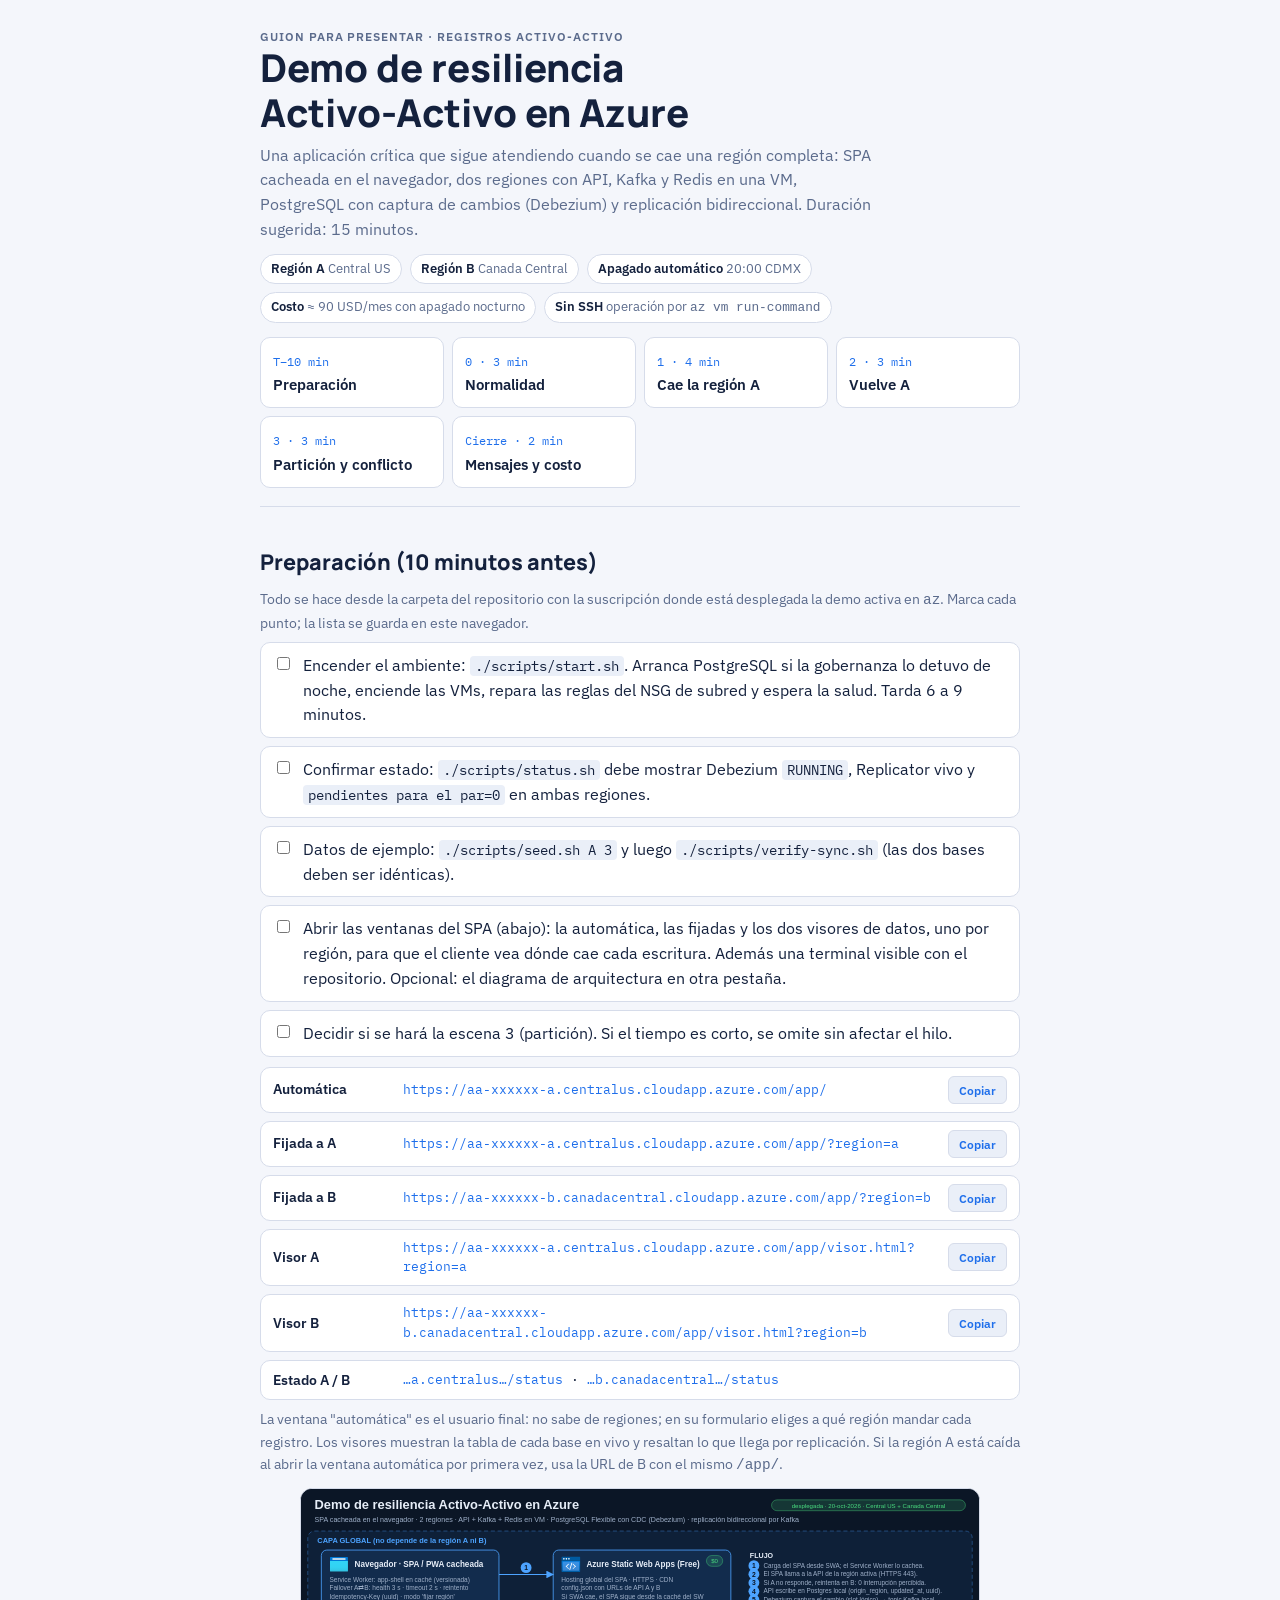
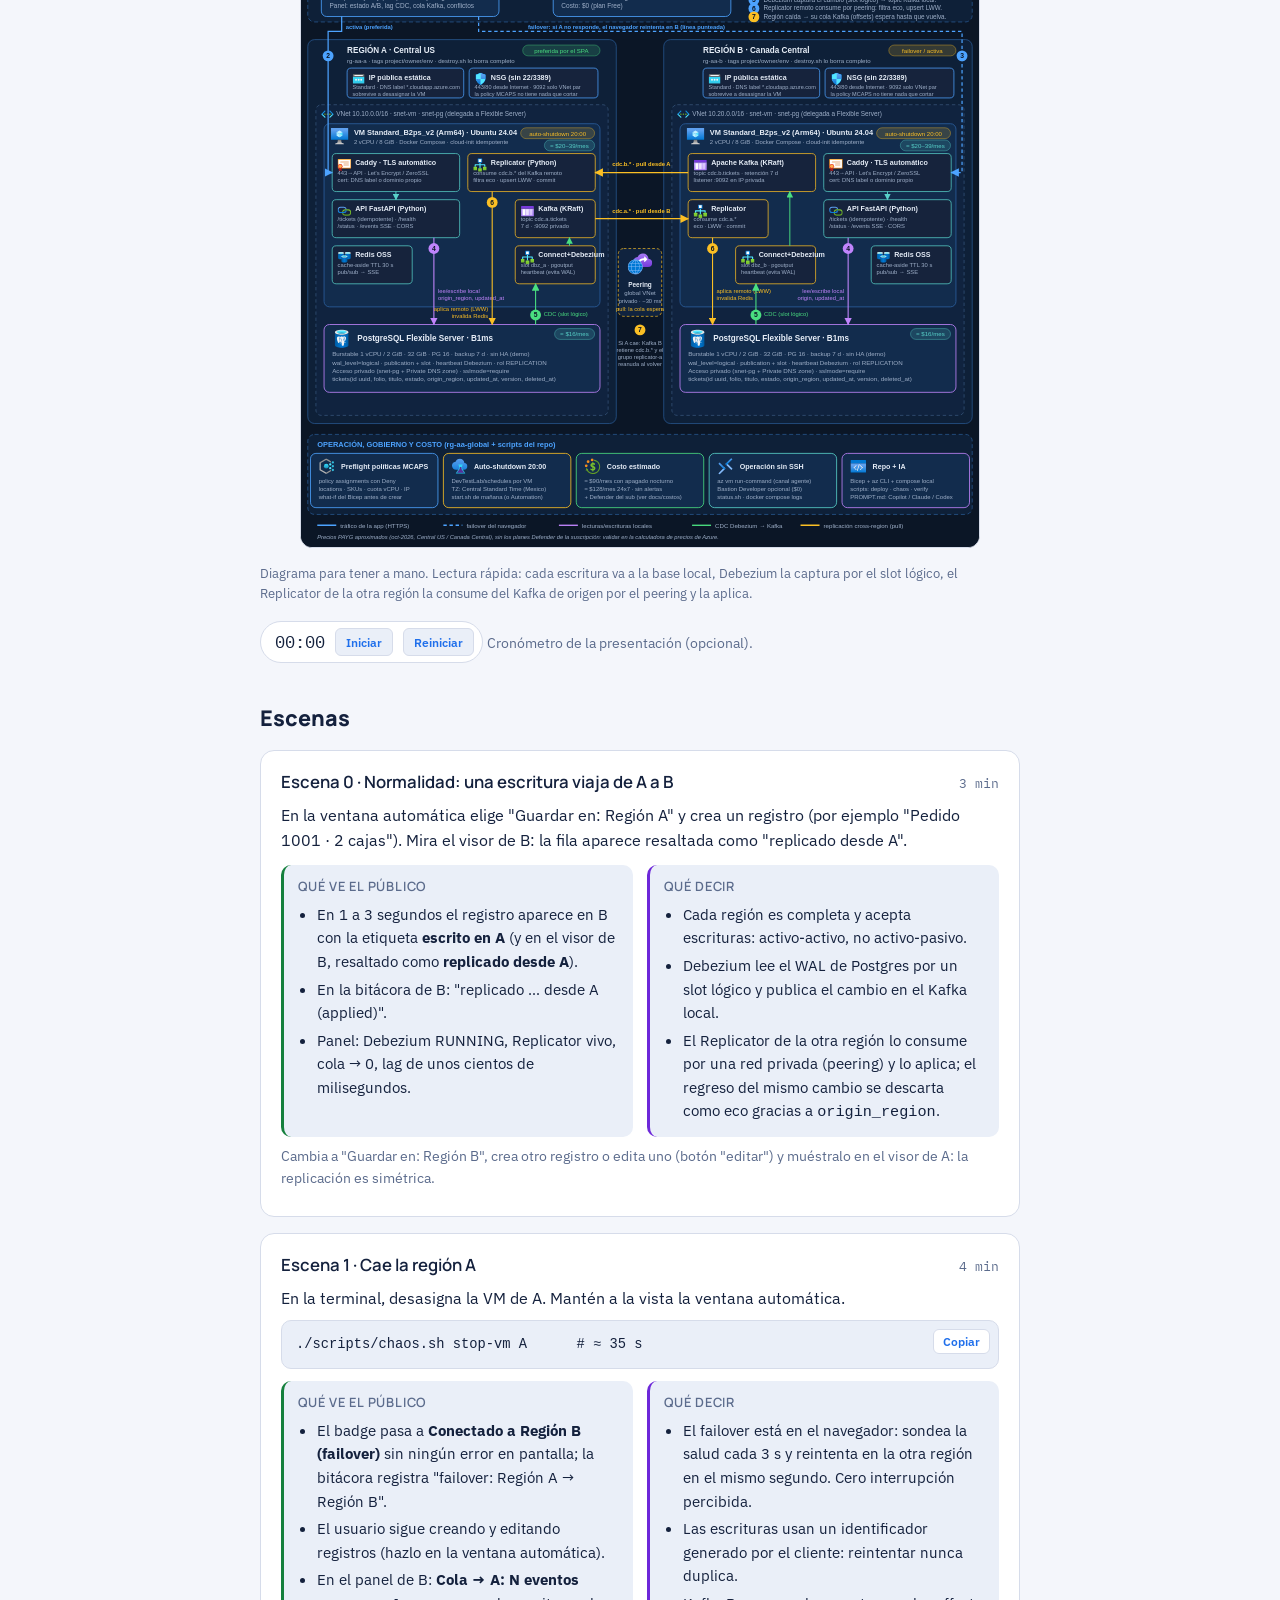
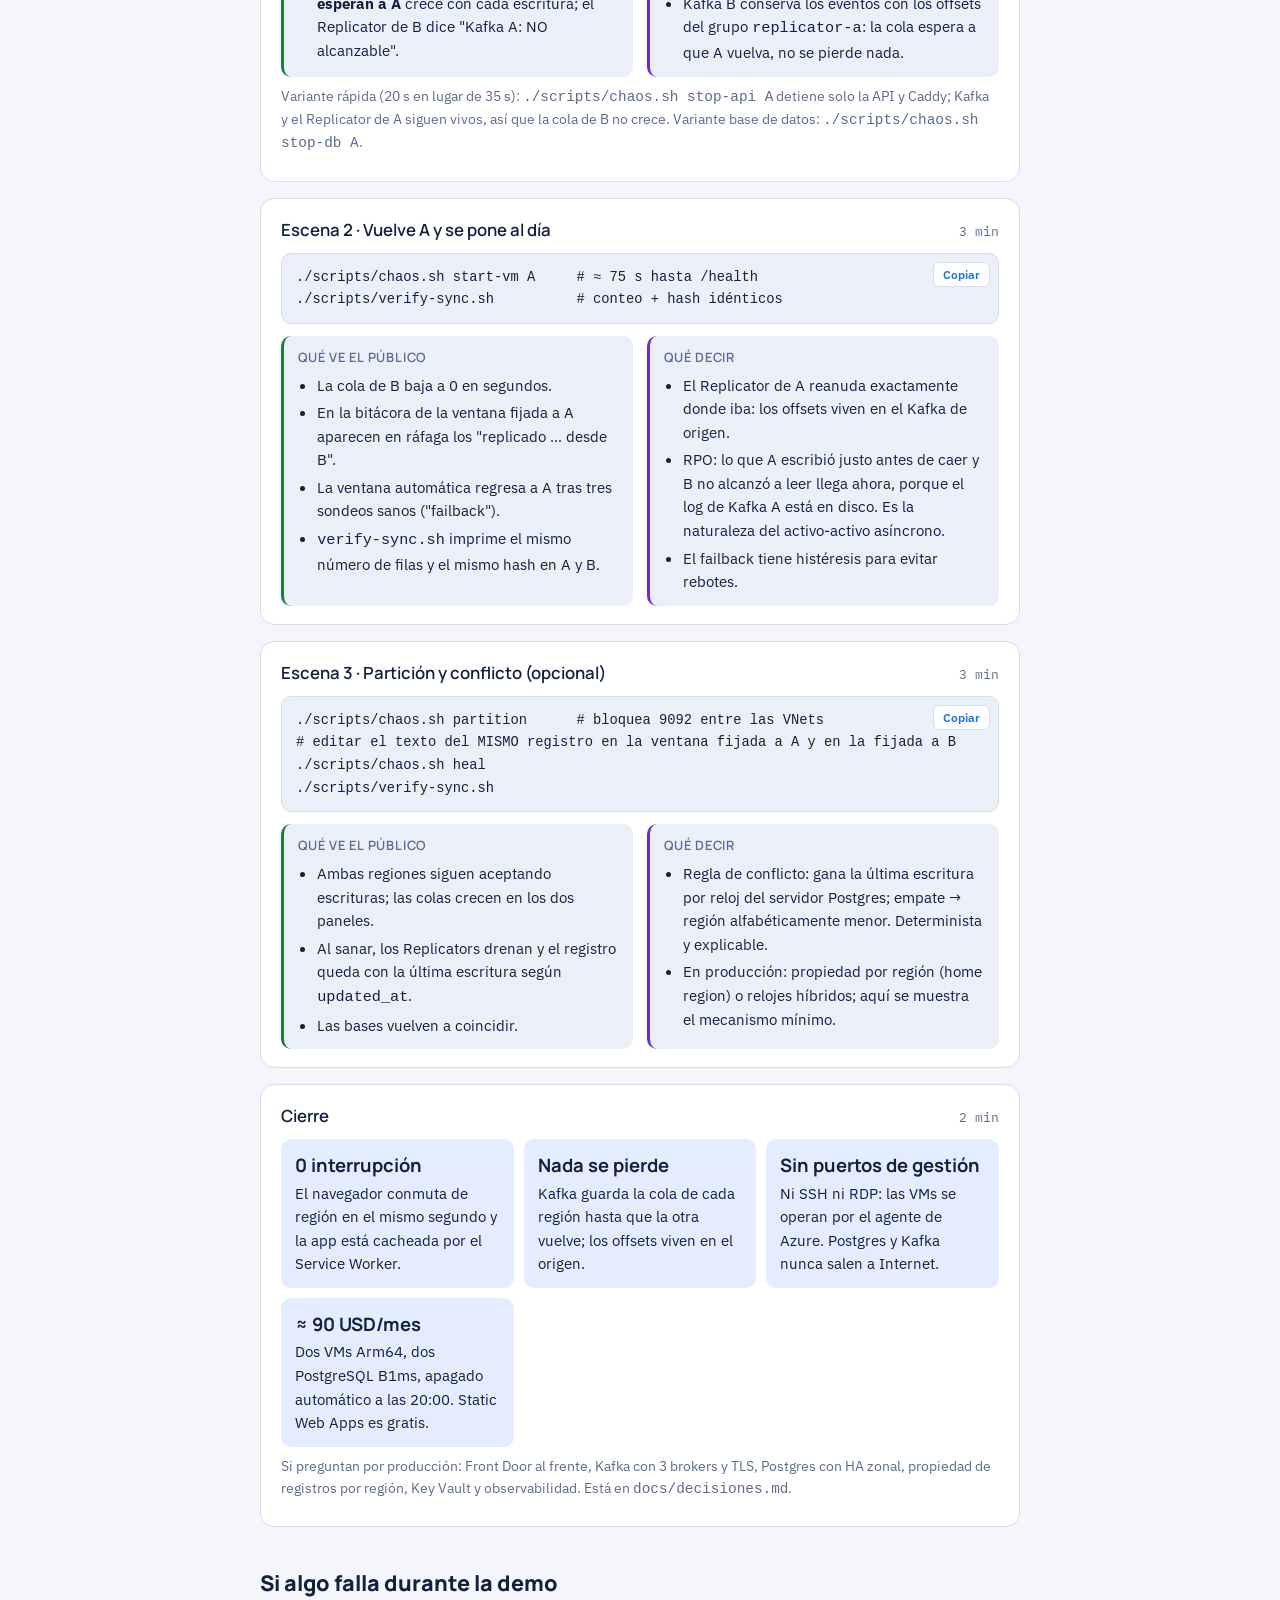
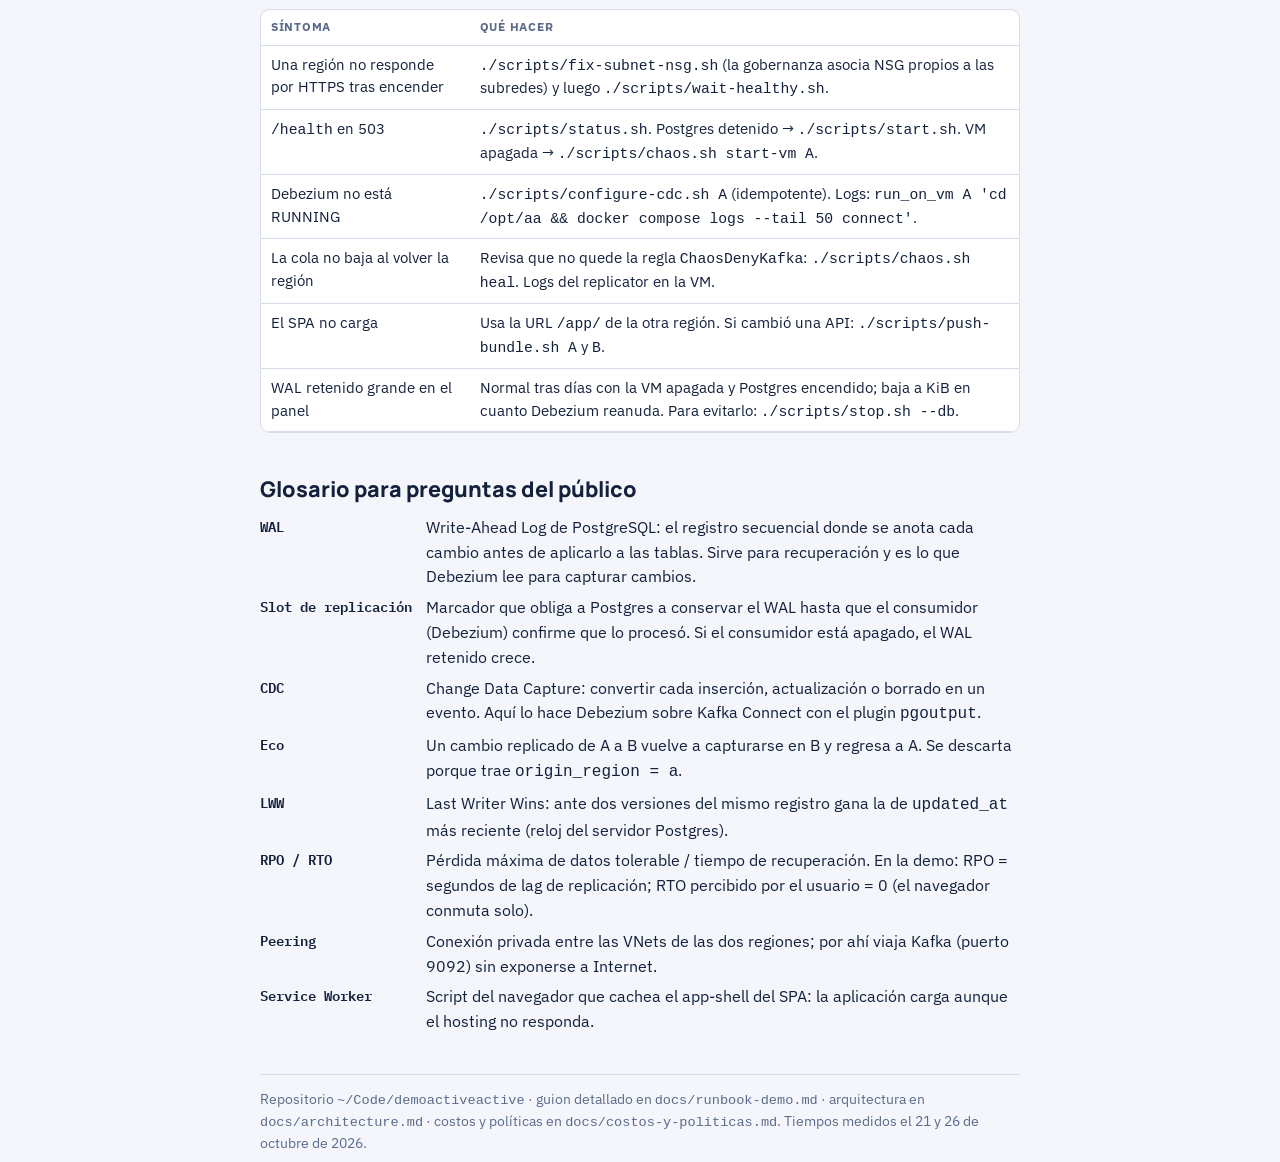
<file: docs/guion-demo.html>
<!doctype html>
<html lang="es">
<head>
<meta charset="utf-8">
<meta name="viewport" content="width=device-width, initial-scale=1, viewport-fit=cover">
<title>Guion Demo Activo-Activo</title>
<meta name="claude:viewport-fit-sides" content="cover">
<link rel="stylesheet" href="https://fonts.googleapis.com/css2?family=Manrope:wght@600;800&family=IBM+Plex+Sans:wght@400;500;600&family=IBM+Plex+Mono:wght@400;500&display=swap">
<style>
/* Layout: una sola columna de lectura (72ch) con una banda de resumen arriba; las escenas son tarjetas numeradas porque el orden es real. */
:root {
  --bg: #f4f6fb; --surface: #ffffff; --surface-2: #eaeff8; --fg: #14213d; --muted: #5b6b8c; --line: #d6dcea;
  --accent: #1f6feb; --accent-soft: #e3edff; --ok: #15803d; --warn: #b45309; --crit: #b91c1c; --purple: #6d28d9;
  --display: "Manrope", "Segoe UI", Helvetica, Arial, sans-serif;
  --body: "IBM Plex Sans", "Segoe UI", Helvetica, Arial, sans-serif;
  --mono: "IBM Plex Mono", "SFMono-Regular", Menlo, Consolas, monospace;
}
@media (prefers-color-scheme: dark) {
  :root:not([data-theme="light"]) {
    --bg: #0b1626; --surface: #122c4d; --surface-2: #16233c; --fg: #e6edf7; --muted: #9fb0c9; --line: #2c5f9e;
    --accent: #4da3ff; --accent-soft: #163a66; --ok: #4ade80; --warn: #fbbf24; --crit: #f87171; --purple: #c084fc;
    color-scheme: dark;
  }
}
:root[data-theme="dark"] {
  --bg: #0b1626; --surface: #122c4d; --surface-2: #16233c; --fg: #e6edf7; --muted: #9fb0c9; --line: #2c5f9e;
  --accent: #4da3ff; --accent-soft: #163a66; --ok: #4ade80; --warn: #fbbf24; --crit: #f87171; --purple: #c084fc;
  color-scheme: dark;
}
* { box-sizing: border-box; }
html, body { margin: 0; }
body { background: var(--bg); color: var(--fg); font: 16px/1.55 var(--body); padding-block: 0 48px;
  padding-left: max(16px, env(safe-area-inset-left, 0px)); padding-right: max(16px, env(safe-area-inset-right, 0px)); }
main { max-width: 76ch; margin: 0 auto; }
h1, h2, h3 { font-family: var(--display); text-wrap: balance; margin: 0; }
h1 { font-size: clamp(1.7rem, 4vw, 2.4rem); font-weight: 800; line-height: 1.15; }
h2 { font-size: 1.35rem; font-weight: 800; margin-top: 2.4rem; margin-bottom: .6rem; }
h3 { font-size: 1.05rem; font-weight: 600; }
p { margin: .5rem 0; }
.eyebrow { font-family: var(--body); font-size: .74rem; letter-spacing: .08em; text-transform: uppercase; color: var(--muted); font-weight: 600; }
.hero { padding-block: 28px 18px; border-bottom: 1px solid var(--line); }
.hero p.lead { color: var(--muted); max-width: 62ch; }
.chips { display: flex; flex-wrap: wrap; gap: 8px; margin-top: 12px; }
.chip { font-size: .8rem; padding: 4px 10px; border-radius: 999px; border: 1px solid var(--line); background: var(--surface); color: var(--muted); }
.chip b { color: var(--fg); font-weight: 600; }
.timeline { display: grid; grid-template-columns: repeat(auto-fit, minmax(150px, 1fr)); gap: 8px; margin-top: 14px; }
.timeline a { display: block; text-decoration: none; color: inherit; background: var(--surface); border: 1px solid var(--line); border-radius: 10px; padding: 10px 12px; min-width: 0; }
.timeline a:hover, .timeline a:focus-visible { border-color: var(--accent); outline: none; }
.timeline .t { font-family: var(--mono); font-size: .75rem; color: var(--accent); }
.timeline .n { font-weight: 600; font-size: .92rem; }
.scene { background: var(--surface); border: 1px solid var(--line); border-radius: 14px; padding: 18px 20px; margin-top: 16px; }
.scene header { display: flex; justify-content: space-between; align-items: baseline; gap: 12px; flex-wrap: wrap; }
.scene .dur { font-family: var(--mono); font-size: .8rem; color: var(--muted); }
.cols { display: grid; grid-template-columns: 1fr 1fr; gap: 14px; margin-top: 12px; }
@media (max-width: 640px) { .cols { grid-template-columns: 1fr; } }
.cols > div { min-width: 0; }
.box { background: var(--surface-2); border-radius: 10px; padding: 12px 14px; font-size: .95rem; }
.box h3 { font-size: .8rem; letter-spacing: .06em; text-transform: uppercase; color: var(--muted); margin-bottom: 6px; }
.box ul, .box ol { margin: 0; padding-left: 1.2rem; }
.box li + li { margin-top: 4px; }
.say { border-left: 3px solid var(--purple); }
.see { border-left: 3px solid var(--ok); }
pre { position: relative; margin: 10px 0 0; background: var(--surface-2); border: 1px solid var(--line); border-radius: 10px; padding: 12px 86px 12px 14px; overflow-x: auto; font: .86rem/1.5 var(--mono); }
pre code { white-space: pre; }
pre .copy { position: absolute; top: 8px; right: 8px; font: 600 .74rem var(--body); padding: 4px 9px; border-radius: 6px; border: 1px solid var(--line); background: var(--surface); color: var(--accent); cursor: pointer; }
pre .copy:focus-visible { outline: 2px solid var(--accent); }
.check { list-style: none; margin: 0; padding: 0; display: grid; gap: 8px; }
.check label { display: flex; gap: 10px; align-items: flex-start; background: var(--surface); border: 1px solid var(--line); border-radius: 10px; padding: 10px 12px; cursor: pointer; }
.check input { margin-top: 4px; accent-color: var(--accent); }
.check code { font-family: var(--mono); font-size: .86em; background: var(--surface-2); padding: 1px 5px; border-radius: 4px; }
.urls { display: grid; gap: 8px; margin-top: 10px; }
.url { display: grid; grid-template-columns: 120px 1fr auto; gap: 10px; align-items: center; background: var(--surface); border: 1px solid var(--line); border-radius: 10px; padding: 8px 12px; min-width: 0; }
.url .k { font-weight: 600; font-size: .9rem; }
.url .v { font-family: var(--mono); font-size: .8rem; overflow-wrap: anywhere; min-width: 0; }
.url .v a { color: var(--accent); text-decoration: none; }
.url .v a:hover { text-decoration: underline; }
@media (max-width: 640px) { .url { grid-template-columns: 1fr; } }
.btn { font: 600 .78rem var(--body); padding: 5px 10px; border-radius: 6px; border: 1px solid var(--line); background: var(--surface-2); color: var(--accent); cursor: pointer; }
.btn:focus-visible { outline: 2px solid var(--accent); }
table { width: 100%; border-collapse: collapse; font-size: .92rem; }
th, td { text-align: left; padding: 8px 10px; border-bottom: 1px solid var(--line); vertical-align: top; }
th { font-size: .76rem; letter-spacing: .06em; text-transform: uppercase; color: var(--muted); }
.tbl { overflow-x: auto; border: 1px solid var(--line); border-radius: 10px; background: var(--surface); }
dl.gloss { display: grid; grid-template-columns: max-content 1fr; gap: 6px 14px; margin: 0; }
dl.gloss dt { font-weight: 600; font-family: var(--mono); font-size: .9rem; }
dl.gloss dd { margin: 0; color: var(--fg); }
@media (max-width: 640px) { dl.gloss { grid-template-columns: 1fr; } dl.gloss dd { margin-bottom: 8px; color: var(--muted); } }
.msg { display: grid; grid-template-columns: repeat(auto-fit, minmax(210px, 1fr)); gap: 10px; margin-top: 10px; }
.msg div { background: var(--accent-soft); border-radius: 10px; padding: 12px 14px; font-size: .95rem; min-width: 0; }
.msg b { display: block; font-family: var(--display); font-size: 1.15rem; margin-bottom: 2px; }
.timer { display: inline-flex; align-items: center; gap: 10px; font-family: var(--mono); font-variant-numeric: tabular-nums; background: var(--surface); border: 1px solid var(--line); border-radius: 999px; padding: 6px 8px 6px 14px; }
.timer span { font-size: 1.05rem; min-width: 5ch; }
.diagram { margin-top: 12px; border: 1px solid var(--line); border-radius: 12px; overflow: hidden; background: #0b1626; }
.diagram img { display: block; width: 100%; height: auto; max-width: 100%; }
figcaption { font-size: .82rem; color: var(--muted); margin-top: 6px; }
.note { font-size: .9rem; color: var(--muted); }
footer { margin-top: 40px; padding-top: 14px; border-top: 1px solid var(--line); font-size: .85rem; color: var(--muted); }
a { color: var(--accent); }
@media (prefers-reduced-motion: no-preference) { .timeline a { transition: border-color .15s; } }
</style>
</head>
<body>
<main>
<section class="hero">
  <div class="eyebrow">Guion para presentar · Registros Activo-Activo</div>
  <h1>Demo de resiliencia Activo-Activo en Azure</h1>
  <p class="lead">Una aplicación crítica que sigue atendiendo cuando se cae una región completa: SPA cacheada en el navegador, dos regiones con API, Kafka y Redis en una VM, PostgreSQL con captura de cambios (Debezium) y replicación bidireccional. Duración sugerida: 15 minutos.</p>
  <div class="chips">
    <span class="chip"><b>Región A</b> Central US</span>
    <span class="chip"><b>Región B</b> Canada Central</span>
    <span class="chip"><b>Apagado automático</b> 20:00 CDMX</span>
    <span class="chip"><b>Costo</b> ≈ 90 USD/mes con apagado nocturno</span>
    <span class="chip"><b>Sin SSH</b> operación por <code>az vm run-command</code></span>
  </div>
  <div class="timeline" aria-label="Mapa de la demo">
    <a href="#prep"><span class="t">T−10 min</span><br><span class="n">Preparación</span></a>
    <a href="#escena0"><span class="t">0 · 3 min</span><br><span class="n">Normalidad</span></a>
    <a href="#escena1"><span class="t">1 · 4 min</span><br><span class="n">Cae la región A</span></a>
    <a href="#escena2"><span class="t">2 · 3 min</span><br><span class="n">Vuelve A</span></a>
    <a href="#escena3"><span class="t">3 · 3 min</span><br><span class="n">Partición y conflicto</span></a>
    <a href="#cierre"><span class="t">Cierre · 2 min</span><br><span class="n">Mensajes y costo</span></a>
  </div>
</section>

<h2 id="prep">Preparación (10 minutos antes)</h2>
<p class="note">Todo se hace desde la carpeta del repositorio con la suscripción donde está desplegada la demo activa en <code>az</code>. Marca cada punto; la lista se guarda en este navegador.</p>
<ul class="check" id="checklist">
  <li><label><input type="checkbox" id="c1"> <span>Encender el ambiente: <code>./scripts/start.sh</code>. Arranca PostgreSQL si la gobernanza lo detuvo de noche, enciende las VMs, repara las reglas del NSG de subred y espera la salud. Tarda 6 a 9 minutos.</span></label></li>
  <li><label><input type="checkbox" id="c2"> <span>Confirmar estado: <code>./scripts/status.sh</code> debe mostrar Debezium <code>RUNNING</code>, Replicator vivo y <code>pendientes para el par=0</code> en ambas regiones.</span></label></li>
  <li><label><input type="checkbox" id="c3"> <span>Datos de ejemplo: <code>./scripts/seed.sh A 3</code> y luego <code>./scripts/verify-sync.sh</code> (las dos bases deben ser idénticas).</span></label></li>
  <li><label><input type="checkbox" id="c4"> <span>Abrir las ventanas del SPA (abajo): la automática, las fijadas y los dos visores de datos, uno por región, para que el cliente vea dónde cae cada escritura. Además una terminal visible con el repositorio. Opcional: el diagrama de arquitectura en otra pestaña.</span></label></li>
  <li><label><input type="checkbox" id="c5"> <span>Decidir si se hará la escena 3 (partición). Si el tiempo es corto, se omite sin afectar el hilo.</span></label></li>
</ul>
<div class="urls">
  <div class="url"><span class="k">Automática</span><span class="v"><a href="https://aa-xxxxxx-a.centralus.cloudapp.azure.com/app/" target="_blank" rel="noopener">https://aa-xxxxxx-a.centralus.cloudapp.azure.com/app/</a></span><button class="btn" data-copy="https://aa-xxxxxx-a.centralus.cloudapp.azure.com/app/">Copiar</button></div>
  <div class="url"><span class="k">Fijada a A</span><span class="v"><a href="https://aa-xxxxxx-a.centralus.cloudapp.azure.com/app/?region=a" target="_blank" rel="noopener">https://aa-xxxxxx-a.centralus.cloudapp.azure.com/app/?region=a</a></span><button class="btn" data-copy="https://aa-xxxxxx-a.centralus.cloudapp.azure.com/app/?region=a">Copiar</button></div>
  <div class="url"><span class="k">Fijada a B</span><span class="v"><a href="https://aa-xxxxxx-b.canadacentral.cloudapp.azure.com/app/?region=b" target="_blank" rel="noopener">https://aa-xxxxxx-b.canadacentral.cloudapp.azure.com/app/?region=b</a></span><button class="btn" data-copy="https://aa-xxxxxx-b.canadacentral.cloudapp.azure.com/app/?region=b">Copiar</button></div>
  <div class="url"><span class="k">Visor A</span><span class="v"><a href="https://aa-xxxxxx-a.centralus.cloudapp.azure.com/app/visor.html?region=a" target="_blank" rel="noopener">https://aa-xxxxxx-a.centralus.cloudapp.azure.com/app/visor.html?region=a</a></span><button class="btn" data-copy="https://aa-xxxxxx-a.centralus.cloudapp.azure.com/app/visor.html?region=a">Copiar</button></div>
  <div class="url"><span class="k">Visor B</span><span class="v"><a href="https://aa-xxxxxx-b.canadacentral.cloudapp.azure.com/app/visor.html?region=b" target="_blank" rel="noopener">https://aa-xxxxxx-b.canadacentral.cloudapp.azure.com/app/visor.html?region=b</a></span><button class="btn" data-copy="https://aa-xxxxxx-b.canadacentral.cloudapp.azure.com/app/visor.html?region=b">Copiar</button></div>
  <div class="url"><span class="k">Estado A / B</span><span class="v"><a href="https://aa-xxxxxx-a.centralus.cloudapp.azure.com/status" target="_blank" rel="noopener">…a.centralus…/status</a> · <a href="https://aa-xxxxxx-b.canadacentral.cloudapp.azure.com/status" target="_blank" rel="noopener">…b.canadacentral…/status</a></span><span></span></div>
</div>
<p class="note">La ventana "automática" es el usuario final: no sabe de regiones; en su formulario eliges a qué región mandar cada registro. Los visores muestran la tabla de cada base en vivo y resaltan lo que llega por replicación. Si la región A está caída al abrir la ventana automática por primera vez, usa la URL de B con el mismo <code>/app/</code>.</p>

<figure class="diagram">
  <img src="architecture.svg" alt="Diagrama de arquitectura: SPA cacheado, dos regiones con VM (Caddy, API, Redis, Kafka, Debezium, Replicator) y PostgreSQL Flexible, replicación bidireccional por Kafka sobre peering global" width="1000" height="970">
</figure>
<figcaption>Diagrama para tener a mano. Lectura rápida: cada escritura va a la base local, Debezium la captura por el slot lógico, el Replicator de la otra región la consume del Kafka de origen por el peering y la aplica.</figcaption>

<p style="margin-top:16px"><span class="timer" aria-live="off"><span id="clock">00:00</span><button class="btn" id="tstart">Iniciar</button><button class="btn" id="treset">Reiniciar</button></span> <span class="note">Cronómetro de la presentación (opcional).</span></p>

<h2>Escenas</h2>

<article class="scene" id="escena0">
  <header><h3>Escena 0 · Normalidad: una escritura viaja de A a B</h3><span class="dur">3 min</span></header>
  <p>En la ventana automática elige "Guardar en: Región A" y crea un registro (por ejemplo "Pedido 1001 · 2 cajas"). Mira el visor de B: la fila aparece resaltada como "replicado desde A".</p>
  <div class="cols">
    <div class="box see"><h3>Qué ve el público</h3><ul><li>En 1 a 3 segundos el registro aparece en B con la etiqueta <b>escrito en A</b> (y en el visor de B, resaltado como <b>replicado desde A</b>).</li><li>En la bitácora de B: "replicado … desde A (applied)".</li><li>Panel: Debezium RUNNING, Replicator vivo, cola → 0, lag de unos cientos de milisegundos.</li></ul></div>
    <div class="box say"><h3>Qué decir</h3><ul><li>Cada región es completa y acepta escrituras: activo-activo, no activo-pasivo.</li><li>Debezium lee el WAL de Postgres por un slot lógico y publica el cambio en el Kafka local.</li><li>El Replicator de la otra región lo consume por una red privada (peering) y lo aplica; el regreso del mismo cambio se descarta como eco gracias a <code>origin_region</code>.</li></ul></div>
  </div>
  <p class="note">Cambia a "Guardar en: Región B", crea otro registro o edita uno (botón "editar") y muéstralo en el visor de A: la replicación es simétrica.</p>
</article>

<article class="scene" id="escena1">
  <header><h3>Escena 1 · Cae la región A</h3><span class="dur">4 min</span></header>
  <p>En la terminal, desasigna la VM de A. Mantén a la vista la ventana automática.</p>
  <pre><code>./scripts/chaos.sh stop-vm A      # ≈ 35 s</code><button class="copy" type="button">Copiar</button></pre>
  <div class="cols">
    <div class="box see"><h3>Qué ve el público</h3><ul><li>El badge pasa a <b>Conectado a Región B (failover)</b> sin ningún error en pantalla; la bitácora registra "failover: Región A → Región B".</li><li>El usuario sigue creando y editando registros (hazlo en la ventana automática).</li><li>En el panel de B: <b>Cola → A: N eventos esperan a A</b> crece con cada escritura; el Replicator de B dice "Kafka A: NO alcanzable".</li></ul></div>
    <div class="box say"><h3>Qué decir</h3><ul><li>El failover está en el navegador: sondea la salud cada 3 s y reintenta en la otra región en el mismo segundo. Cero interrupción percibida.</li><li>Las escrituras usan un identificador generado por el cliente: reintentar nunca duplica.</li><li>Kafka B conserva los eventos con los offsets del grupo <code>replicator-a</code>: la cola espera a que A vuelva, no se pierde nada.</li></ul></div>
  </div>
  <p class="note">Variante rápida (20 s en lugar de 35 s): <code>./scripts/chaos.sh stop-api A</code> detiene solo la API y Caddy; Kafka y el Replicator de A siguen vivos, así que la cola de B no crece. Variante base de datos: <code>./scripts/chaos.sh stop-db A</code>.</p>
</article>

<article class="scene" id="escena2">
  <header><h3>Escena 2 · Vuelve A y se pone al día</h3><span class="dur">3 min</span></header>
  <pre><code>./scripts/chaos.sh start-vm A     # ≈ 75 s hasta /health
./scripts/verify-sync.sh          # conteo + hash idénticos</code><button class="copy" type="button">Copiar</button></pre>
  <div class="cols">
    <div class="box see"><h3>Qué ve el público</h3><ul><li>La cola de B baja a 0 en segundos.</li><li>En la bitácora de la ventana fijada a A aparecen en ráfaga los "replicado … desde B".</li><li>La ventana automática regresa a A tras tres sondeos sanos ("failback").</li><li><code>verify-sync.sh</code> imprime el mismo número de filas y el mismo hash en A y B.</li></ul></div>
    <div class="box say"><h3>Qué decir</h3><ul><li>El Replicator de A reanuda exactamente donde iba: los offsets viven en el Kafka de origen.</li><li>RPO: lo que A escribió justo antes de caer y B no alcanzó a leer llega ahora, porque el log de Kafka A está en disco. Es la naturaleza del activo-activo asíncrono.</li><li>El failback tiene histéresis para evitar rebotes.</li></ul></div>
  </div>
</article>

<article class="scene" id="escena3">
  <header><h3>Escena 3 · Partición y conflicto (opcional)</h3><span class="dur">3 min</span></header>
  <pre><code>./scripts/chaos.sh partition      # bloquea 9092 entre las VNets
# editar el texto del MISMO registro en la ventana fijada a A y en la fijada a B
./scripts/chaos.sh heal
./scripts/verify-sync.sh</code><button class="copy" type="button">Copiar</button></pre>
  <div class="cols">
    <div class="box see"><h3>Qué ve el público</h3><ul><li>Ambas regiones siguen aceptando escrituras; las colas crecen en los dos paneles.</li><li>Al sanar, los Replicators drenan y el registro queda con la última escritura según <code>updated_at</code>.</li><li>Las bases vuelven a coincidir.</li></ul></div>
    <div class="box say"><h3>Qué decir</h3><ul><li>Regla de conflicto: gana la última escritura por reloj del servidor Postgres; empate → región alfabéticamente menor. Determinista y explicable.</li><li>En producción: propiedad por región (home region) o relojes híbridos; aquí se muestra el mecanismo mínimo.</li></ul></div>
  </div>
</article>

<article class="scene" id="cierre">
  <header><h3>Cierre</h3><span class="dur">2 min</span></header>
  <div class="msg">
    <div><b>0 interrupción</b> El navegador conmuta de región en el mismo segundo y la app está cacheada por el Service Worker.</div>
    <div><b>Nada se pierde</b> Kafka guarda la cola de cada región hasta que la otra vuelve; los offsets viven en el origen.</div>
    <div><b>Sin puertos de gestión</b> Ni SSH ni RDP: las VMs se operan por el agente de Azure. Postgres y Kafka nunca salen a Internet.</div>
    <div><b>≈ 90 USD/mes</b> Dos VMs Arm64, dos PostgreSQL B1ms, apagado automático a las 20:00. Static Web Apps es gratis.</div>
  </div>
  <p class="note">Si preguntan por producción: Front Door al frente, Kafka con 3 brokers y TLS, Postgres con HA zonal, propiedad de registros por región, Key Vault y observabilidad. Está en <code>docs/decisiones.md</code>.</p>
</article>

<h2>Si algo falla durante la demo</h2>
<div class="tbl"><table>
  <thead><tr><th>Síntoma</th><th>Qué hacer</th></tr></thead>
  <tbody>
    <tr><td>Una región no responde por HTTPS tras encender</td><td><code>./scripts/fix-subnet-nsg.sh</code> (la gobernanza asocia NSG propios a las subredes) y luego <code>./scripts/wait-healthy.sh</code>.</td></tr>
    <tr><td><code>/health</code> en 503</td><td><code>./scripts/status.sh</code>. Postgres detenido → <code>./scripts/start.sh</code>. VM apagada → <code>./scripts/chaos.sh start-vm A</code>.</td></tr>
    <tr><td>Debezium no está RUNNING</td><td><code>./scripts/configure-cdc.sh A</code> (idempotente). Logs: <code>run_on_vm A 'cd /opt/aa &amp;&amp; docker compose logs --tail 50 connect'</code>.</td></tr>
    <tr><td>La cola no baja al volver la región</td><td>Revisa que no quede la regla <code>ChaosDenyKafka</code>: <code>./scripts/chaos.sh heal</code>. Logs del replicator en la VM.</td></tr>
    <tr><td>El SPA no carga</td><td>Usa la URL <code>/app/</code> de la otra región. Si cambió una API: <code>./scripts/push-bundle.sh A</code> y <code>B</code>.</td></tr>
    <tr><td>WAL retenido grande en el panel</td><td>Normal tras días con la VM apagada y Postgres encendido; baja a KiB en cuanto Debezium reanuda. Para evitarlo: <code>./scripts/stop.sh --db</code>.</td></tr>
  </tbody>
</table></div>

<h2>Glosario para preguntas del público</h2>
<dl class="gloss">
  <dt>WAL</dt><dd>Write-Ahead Log de PostgreSQL: el registro secuencial donde se anota cada cambio antes de aplicarlo a las tablas. Sirve para recuperación y es lo que Debezium lee para capturar cambios.</dd>
  <dt>Slot de replicación</dt><dd>Marcador que obliga a Postgres a conservar el WAL hasta que el consumidor (Debezium) confirme que lo procesó. Si el consumidor está apagado, el WAL retenido crece.</dd>
  <dt>CDC</dt><dd>Change Data Capture: convertir cada inserción, actualización o borrado en un evento. Aquí lo hace Debezium sobre Kafka Connect con el plugin <code>pgoutput</code>.</dd>
  <dt>Eco</dt><dd>Un cambio replicado de A a B vuelve a capturarse en B y regresa a A. Se descarta porque trae <code>origin_region = a</code>.</dd>
  <dt>LWW</dt><dd>Last Writer Wins: ante dos versiones del mismo registro gana la de <code>updated_at</code> más reciente (reloj del servidor Postgres).</dd>
  <dt>RPO / RTO</dt><dd>Pérdida máxima de datos tolerable / tiempo de recuperación. En la demo: RPO = segundos de lag de replicación; RTO percibido por el usuario = 0 (el navegador conmuta solo).</dd>
  <dt>Peering</dt><dd>Conexión privada entre las VNets de las dos regiones; por ahí viaja Kafka (puerto 9092) sin exponerse a Internet.</dd>
  <dt>Service Worker</dt><dd>Script del navegador que cachea el app-shell del SPA: la aplicación carga aunque el hosting no responda.</dd>
</dl>

<footer>Repositorio <code>~/Code/demoactiveactive</code> · guion detallado en <code>docs/runbook-demo.md</code> · arquitectura en <code>docs/architecture.md</code> · costos y políticas en <code>docs/costos-y-politicas.md</code>. Tiempos medidos el 21 y 26 de octubre de 2026.</footer>
</main>
<script>
(function () {
  function copyText(text, btn) {
    var done = function () { var old = btn.textContent; btn.textContent = 'Copiado'; setTimeout(function () { btn.textContent = old; }, 1400); };
    if (navigator.clipboard && navigator.clipboard.writeText) {
      navigator.clipboard.writeText(text).then(done, function () { fallback(text, btn, done); });
    } else { fallback(text, btn, done); }
  }
  function fallback(text, btn, done) {
    var ta = document.createElement('textarea'); ta.value = text; ta.setAttribute('readonly', ''); ta.style.position = 'fixed'; ta.style.left = '-9999px';
    document.body.appendChild(ta); ta.select(); try { document.execCommand('copy'); done(); } catch (e) { btn.textContent = 'Selecciona y copia'; } document.body.removeChild(ta);
  }
  document.querySelectorAll('pre .copy').forEach(function (btn) {
    btn.addEventListener('click', function () { copyText(btn.parentNode.querySelector('code').textContent, btn); });
  });
  document.querySelectorAll('[data-copy]').forEach(function (btn) {
    btn.addEventListener('click', function () { copyText(btn.getAttribute('data-copy'), btn); });
  });
  var KEY = 'aa-guion-checklist';
  var boxes = document.querySelectorAll('#checklist input[type=checkbox]');
  try { var saved = JSON.parse(localStorage.getItem(KEY) || '{}'); boxes.forEach(function (b) { b.checked = !!saved[b.id]; }); } catch (e) {}
  boxes.forEach(function (b) { b.addEventListener('change', function () {
    try { var s = {}; boxes.forEach(function (x) { s[x.id] = x.checked; }); localStorage.setItem(KEY, JSON.stringify(s)); } catch (e) {}
  }); });
  var t0 = null, acc = 0, iv = null, clock = document.getElementById('clock'), bs = document.getElementById('tstart');
  function render() { var ms = acc + (t0 ? Date.now() - t0 : 0); var s = Math.floor(ms / 1000); clock.textContent = String(Math.floor(s / 60)).padStart(2, '0') + ':' + String(s % 60).padStart(2, '0'); }
  bs.addEventListener('click', function () {
    if (t0) { acc += Date.now() - t0; t0 = null; clearInterval(iv); bs.textContent = 'Continuar'; }
    else { t0 = Date.now(); iv = setInterval(render, 500); bs.textContent = 'Pausar'; }
  });
  document.getElementById('treset').addEventListener('click', function () { acc = 0; t0 = null; clearInterval(iv); bs.textContent = 'Iniciar'; render(); });
})();
</script>
</body>
</html>
</file>
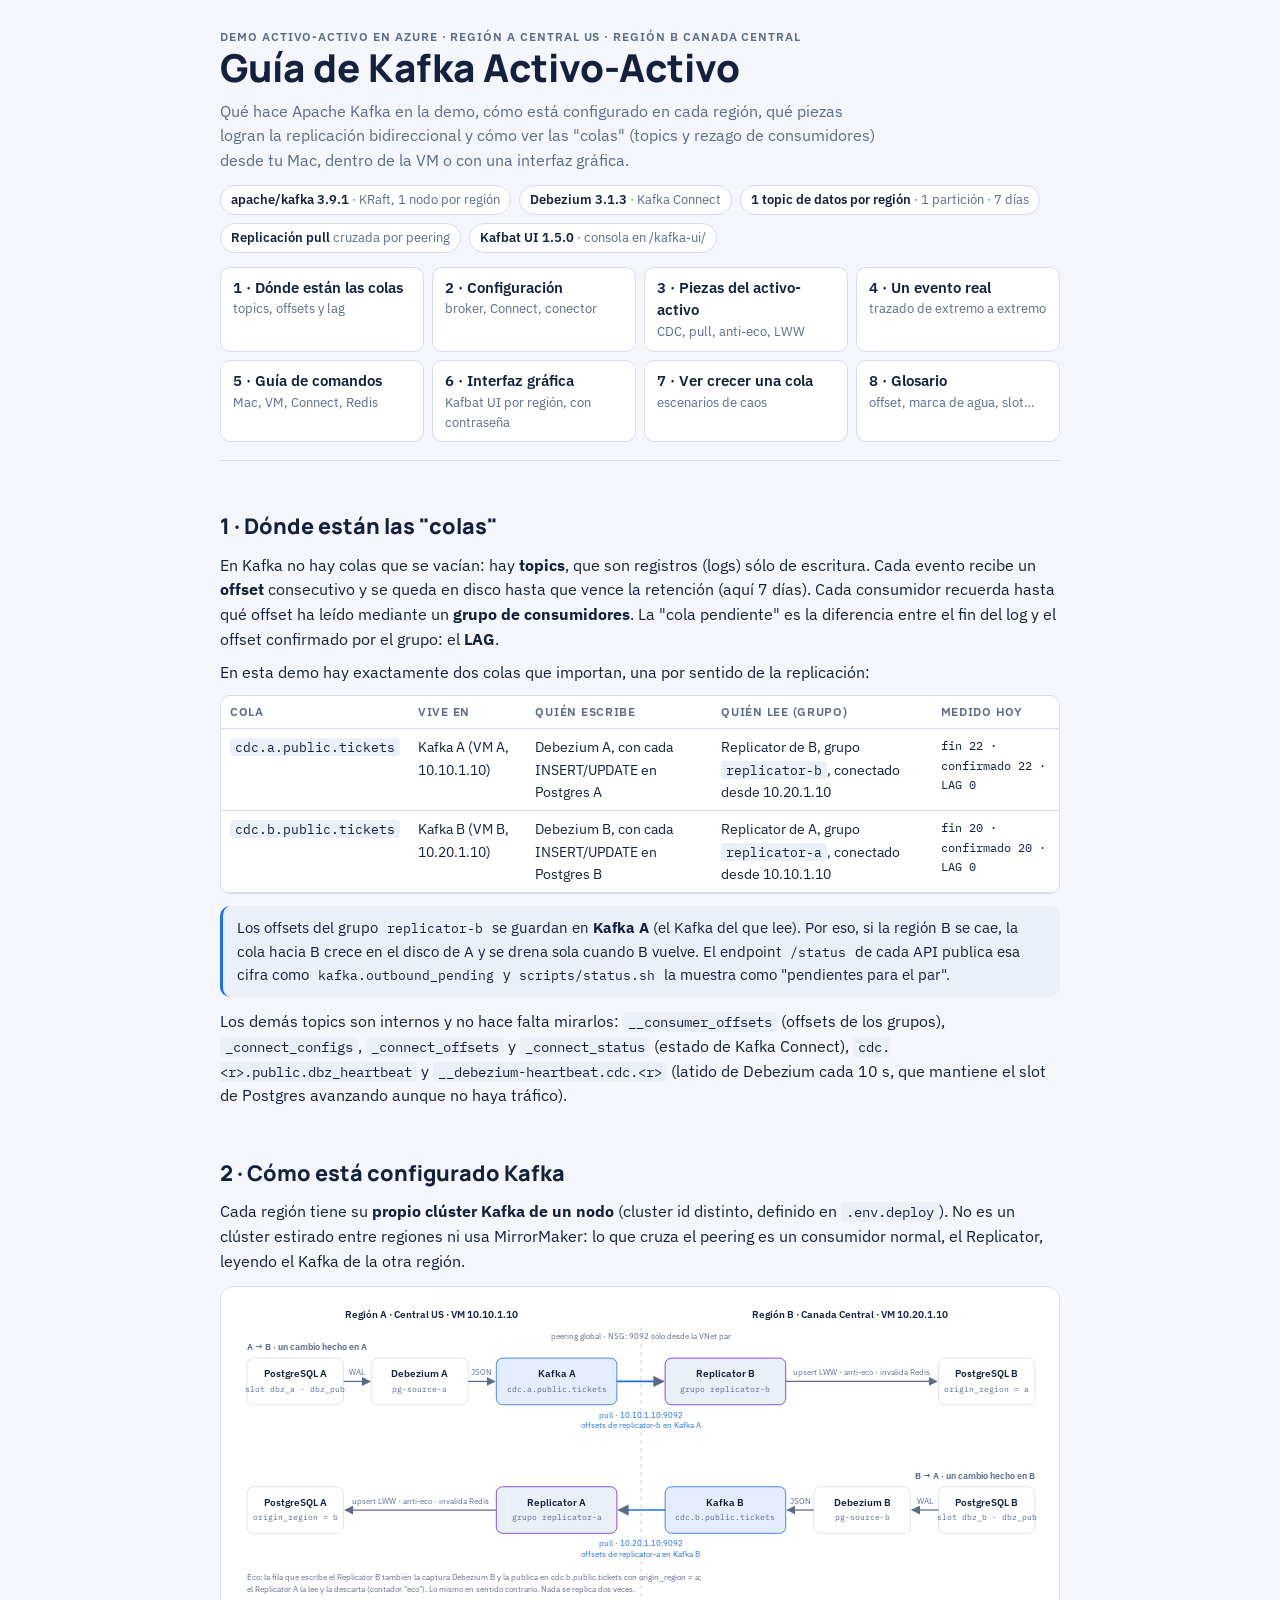
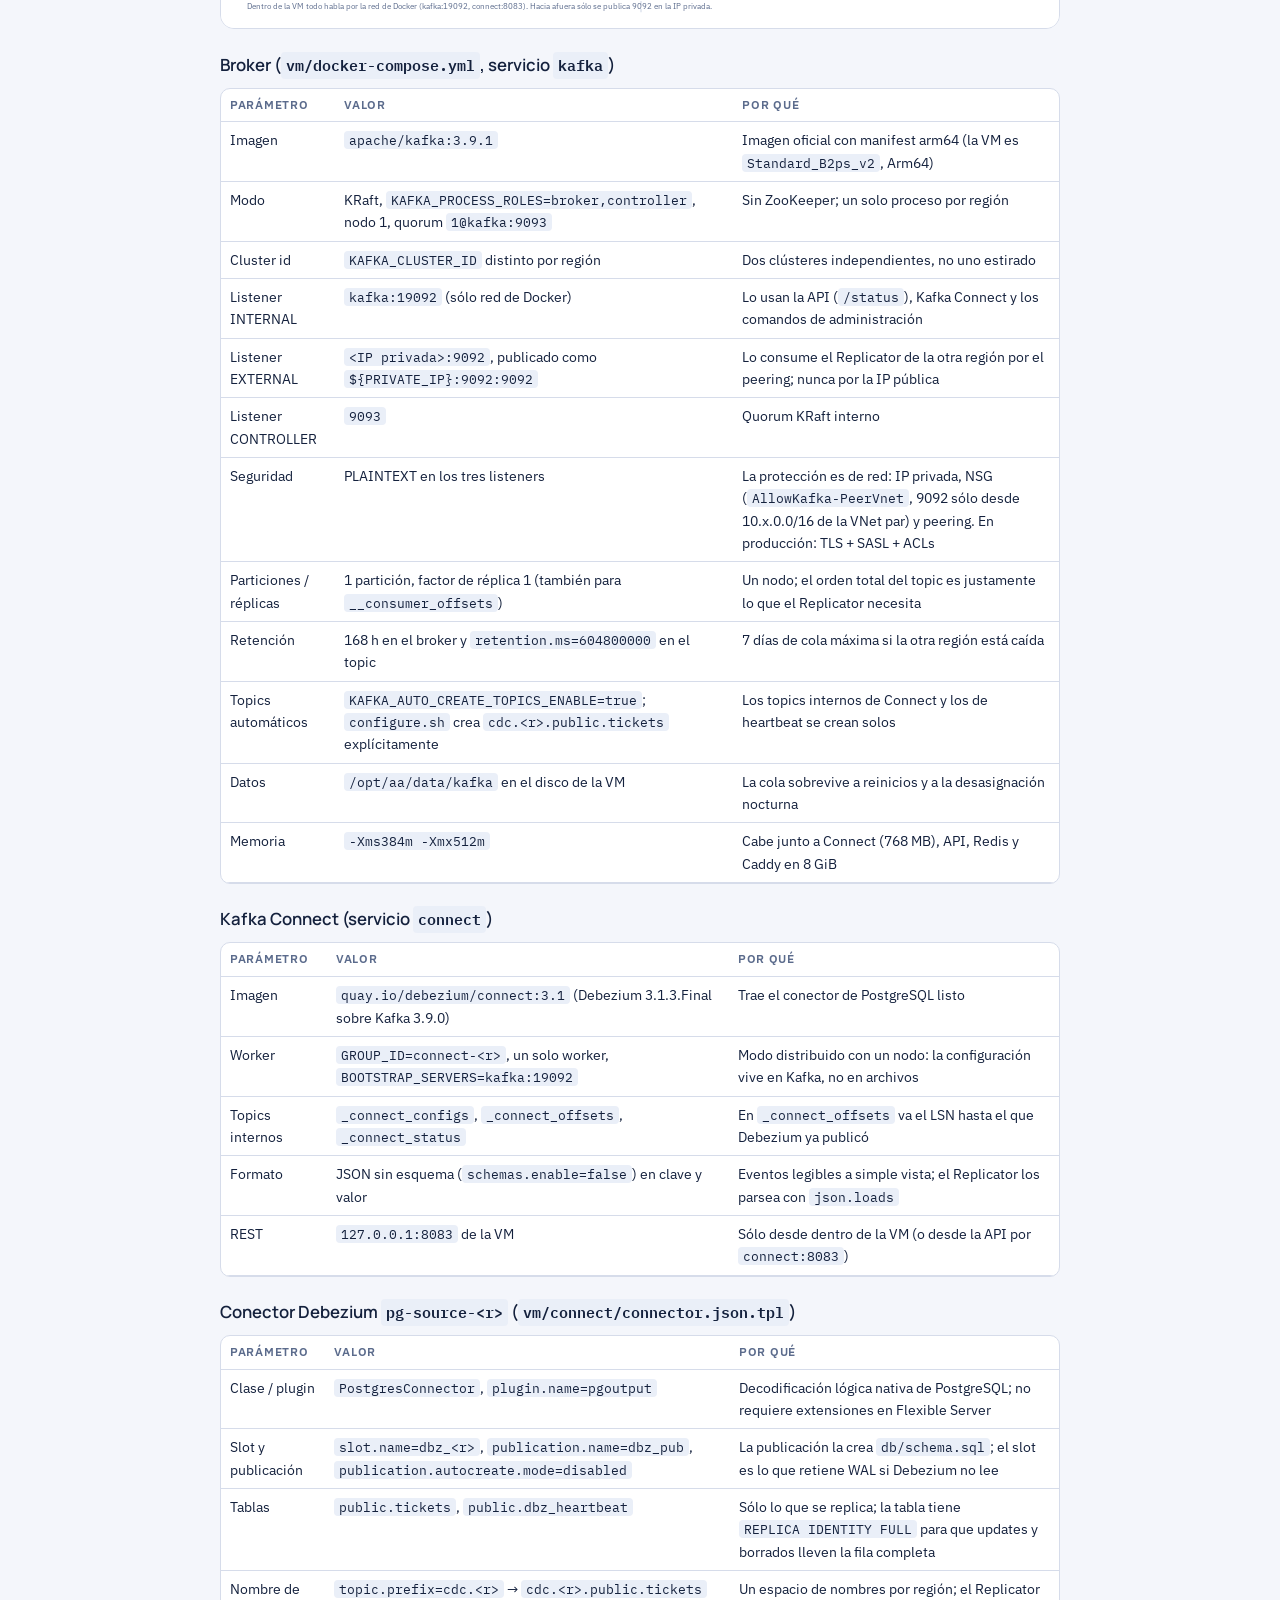
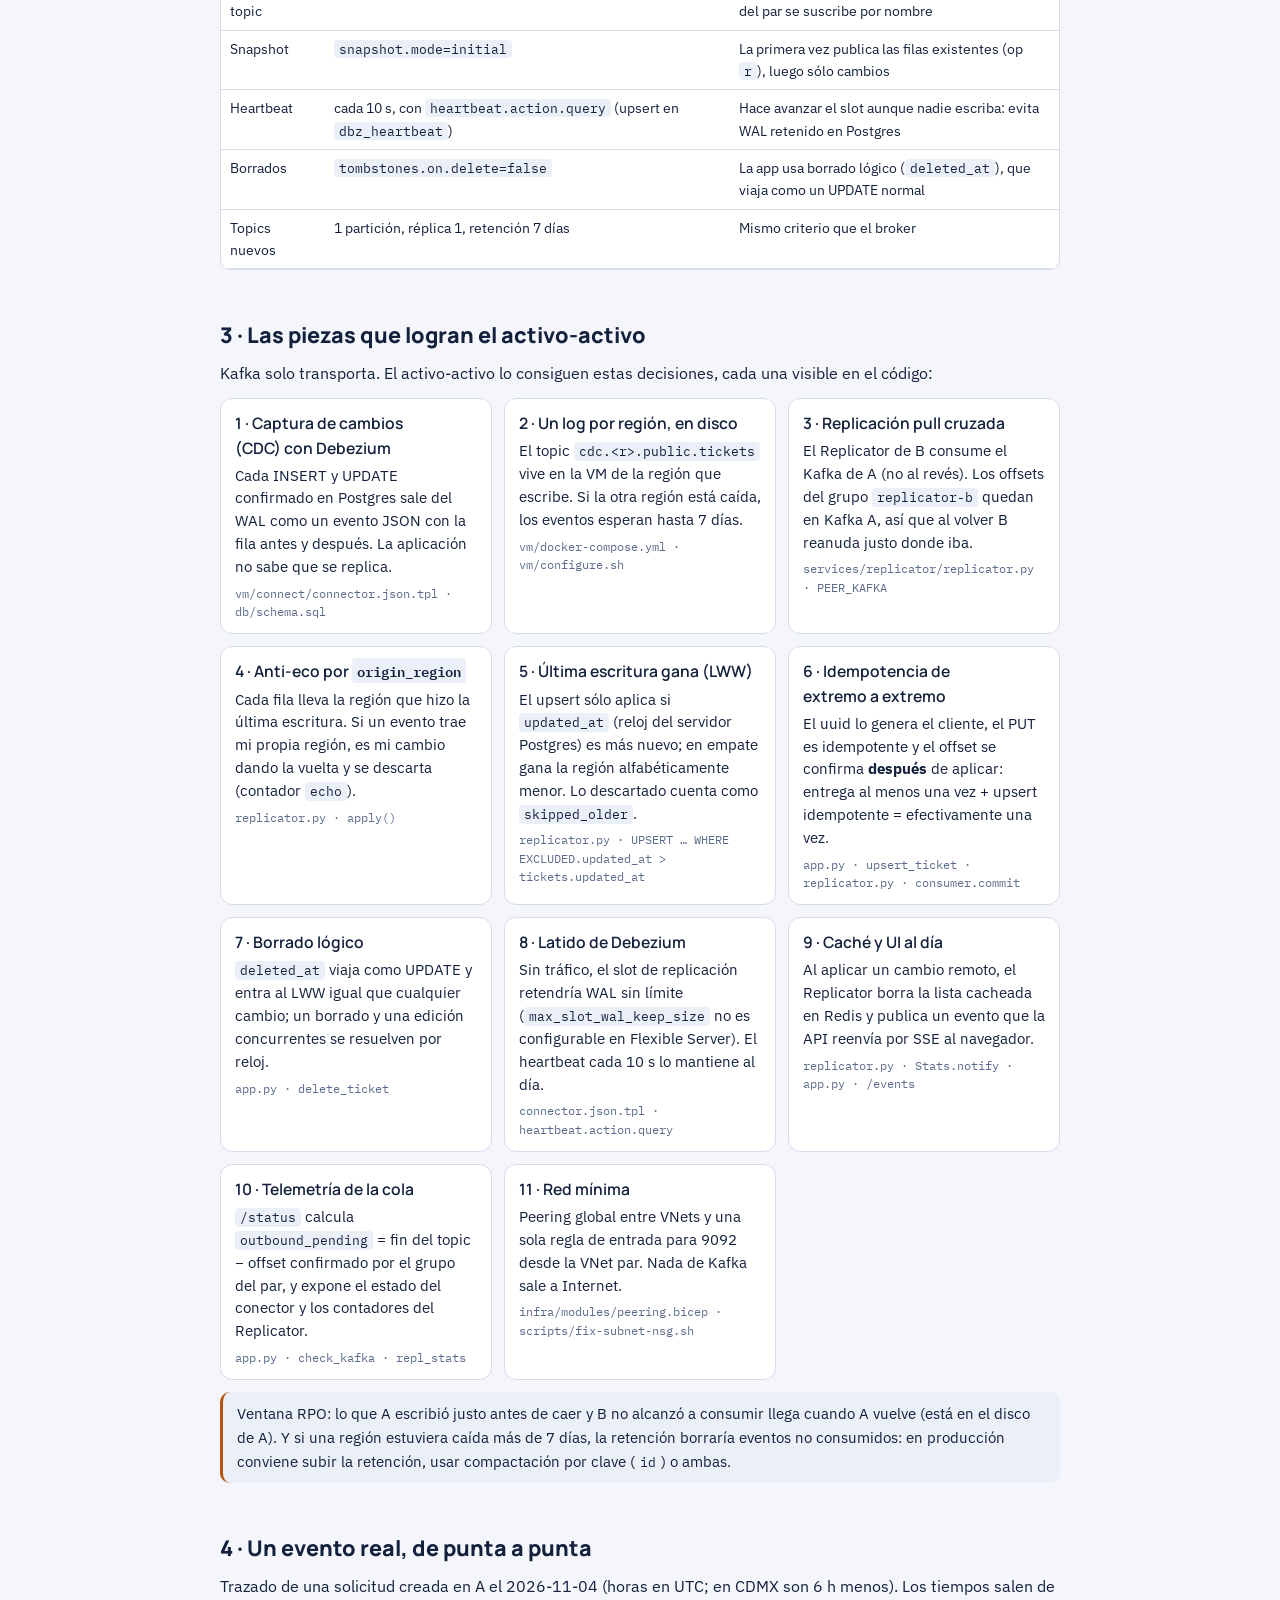
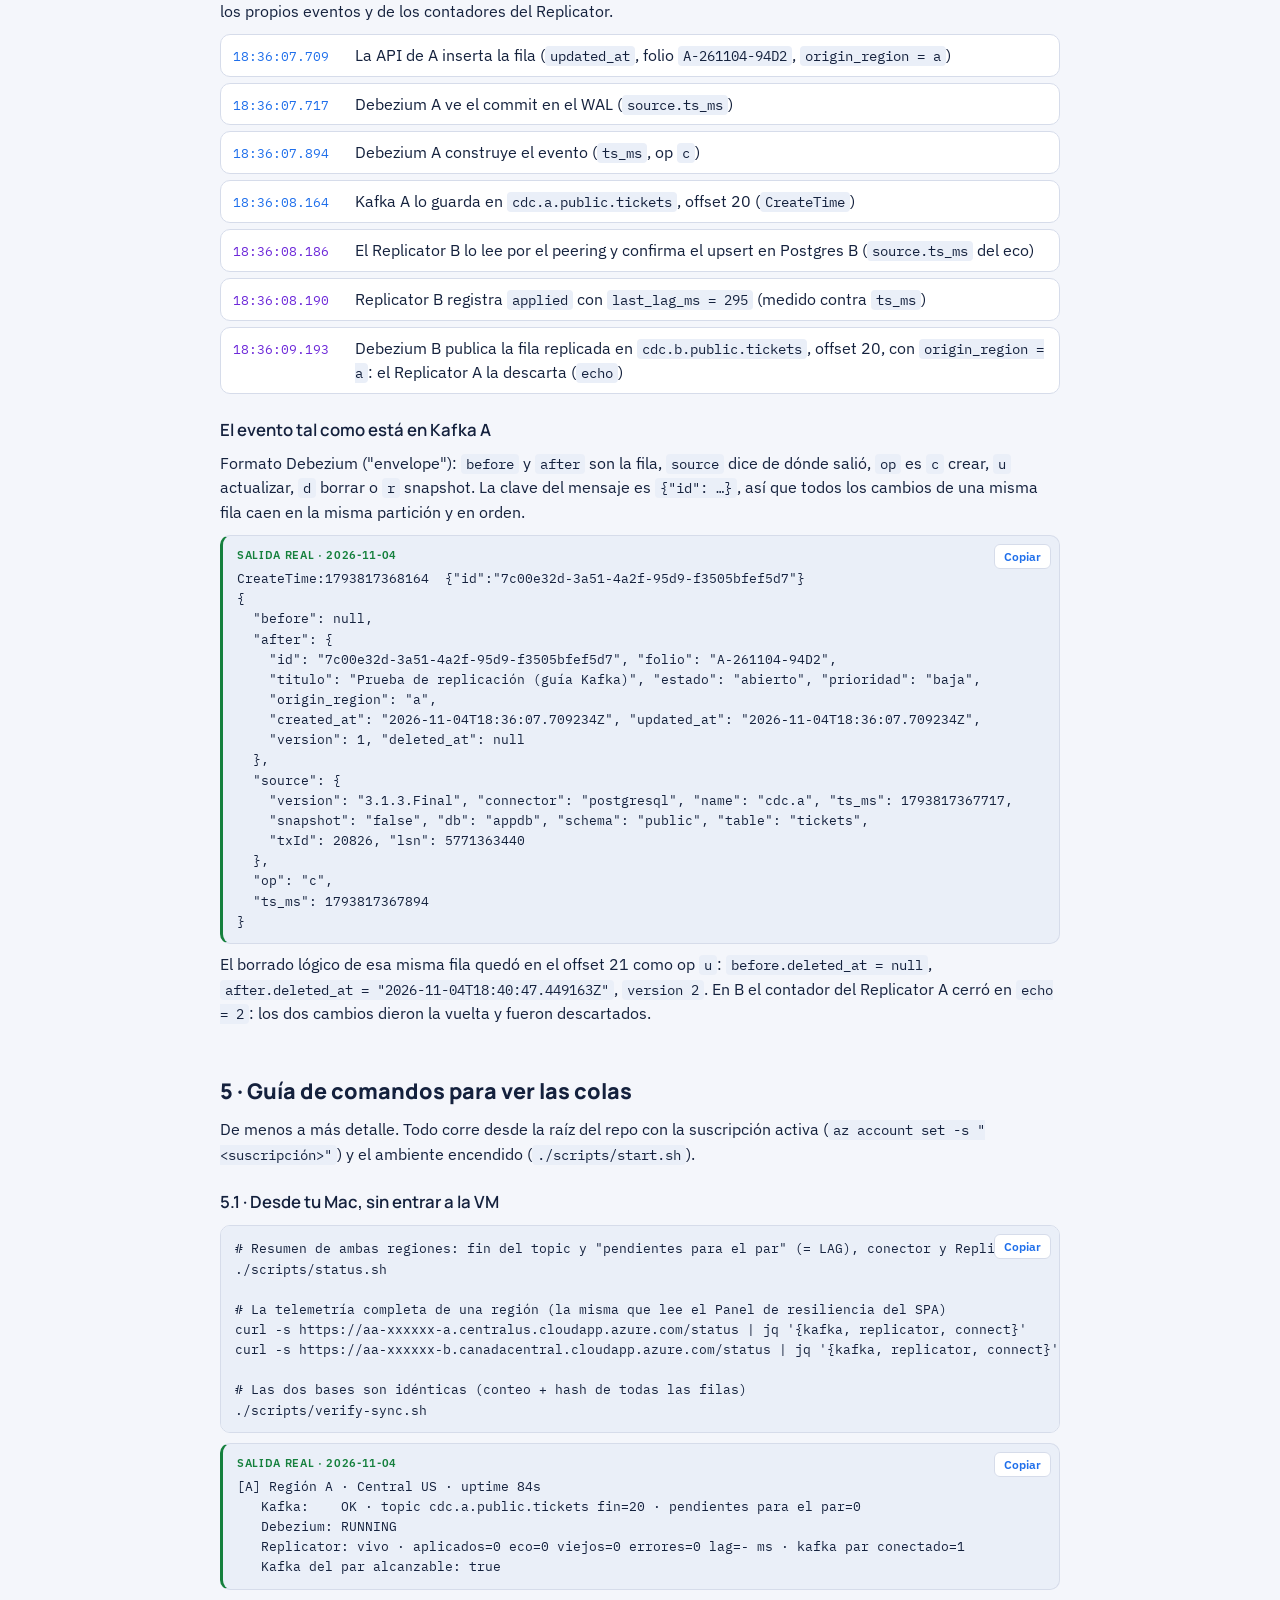
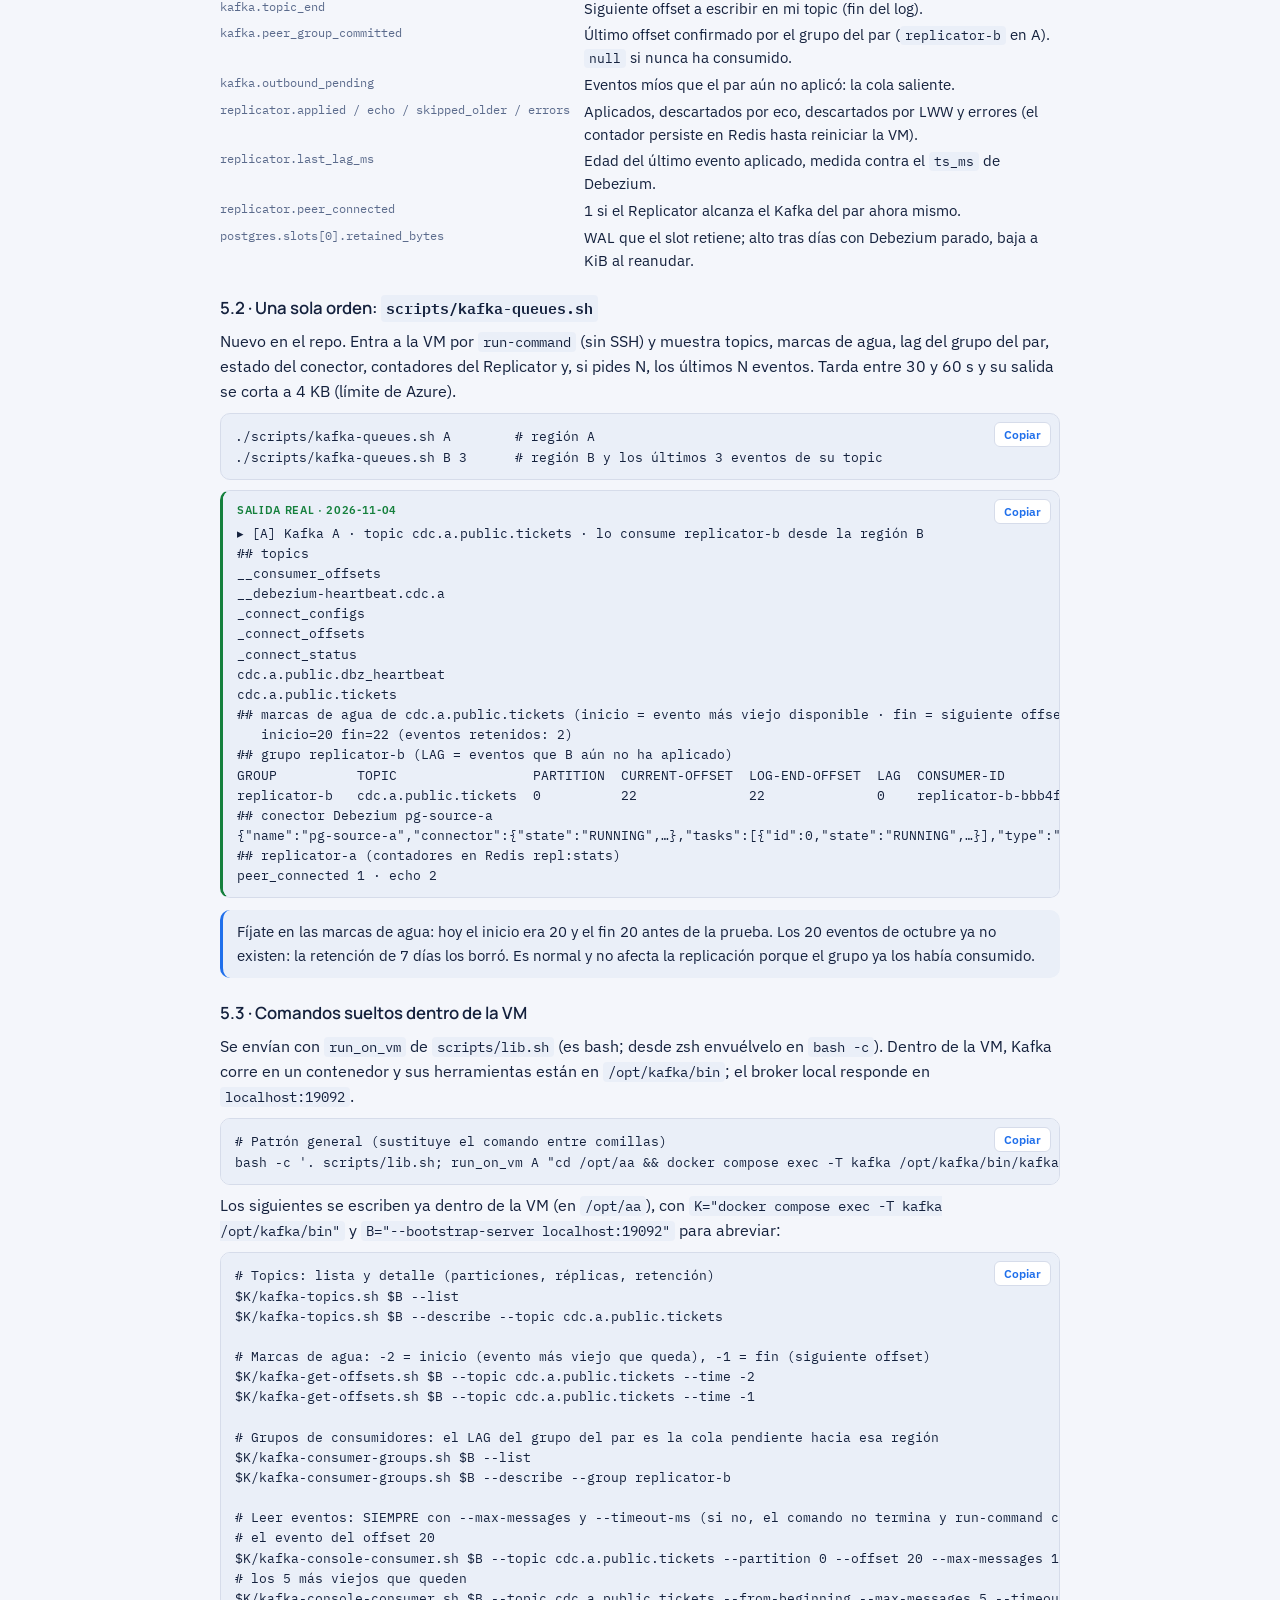
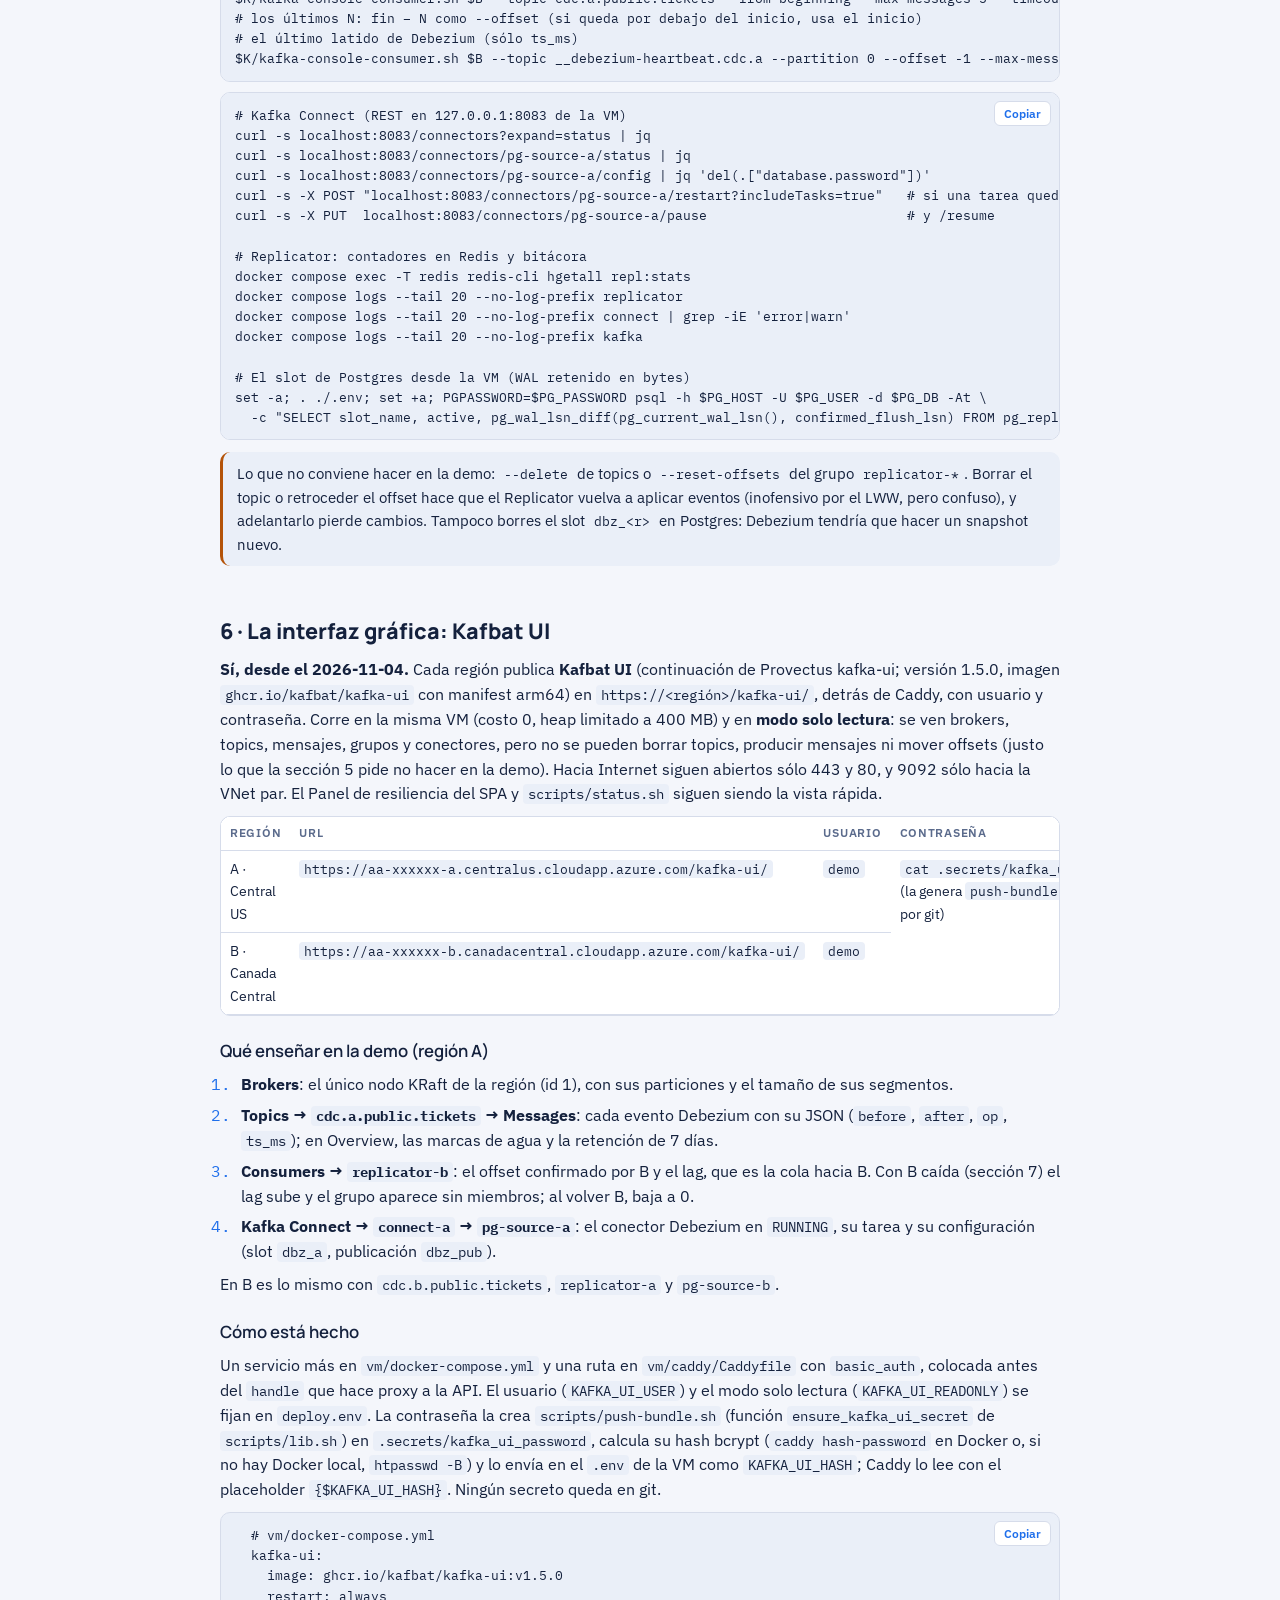
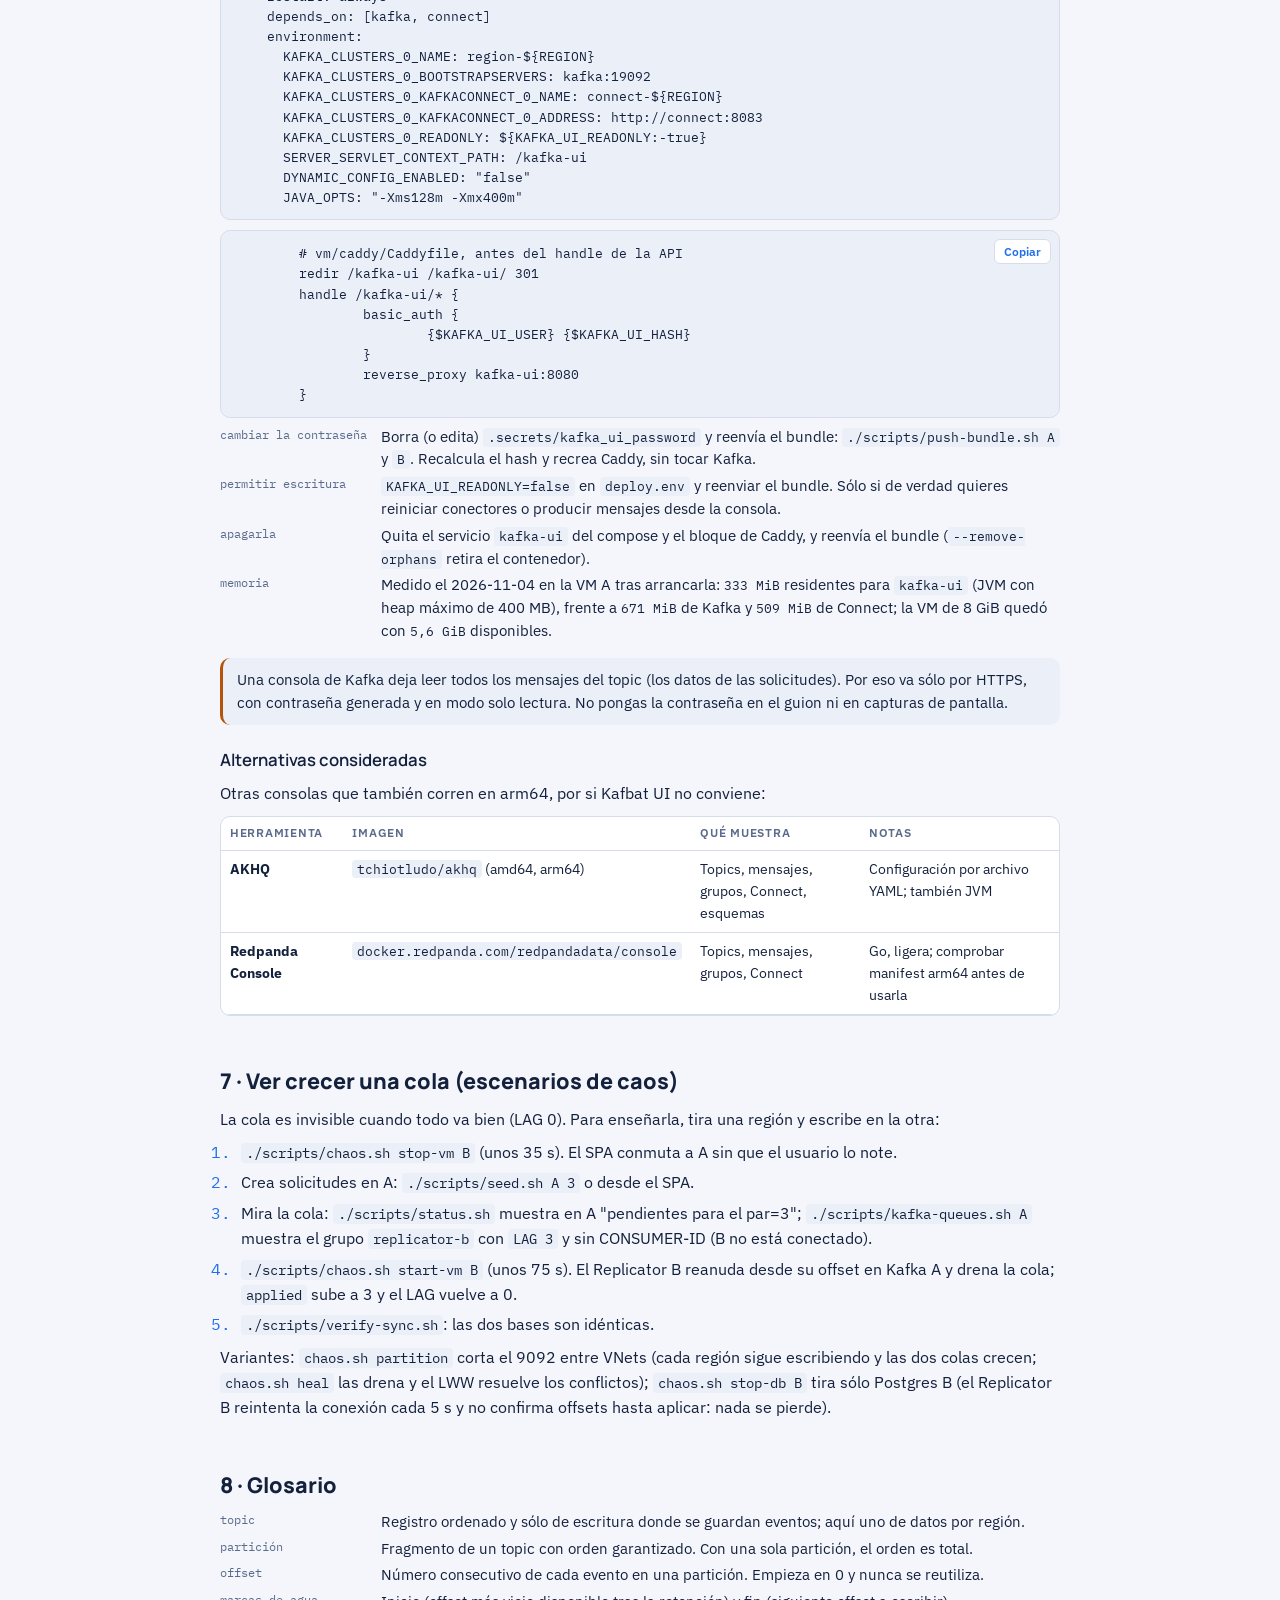
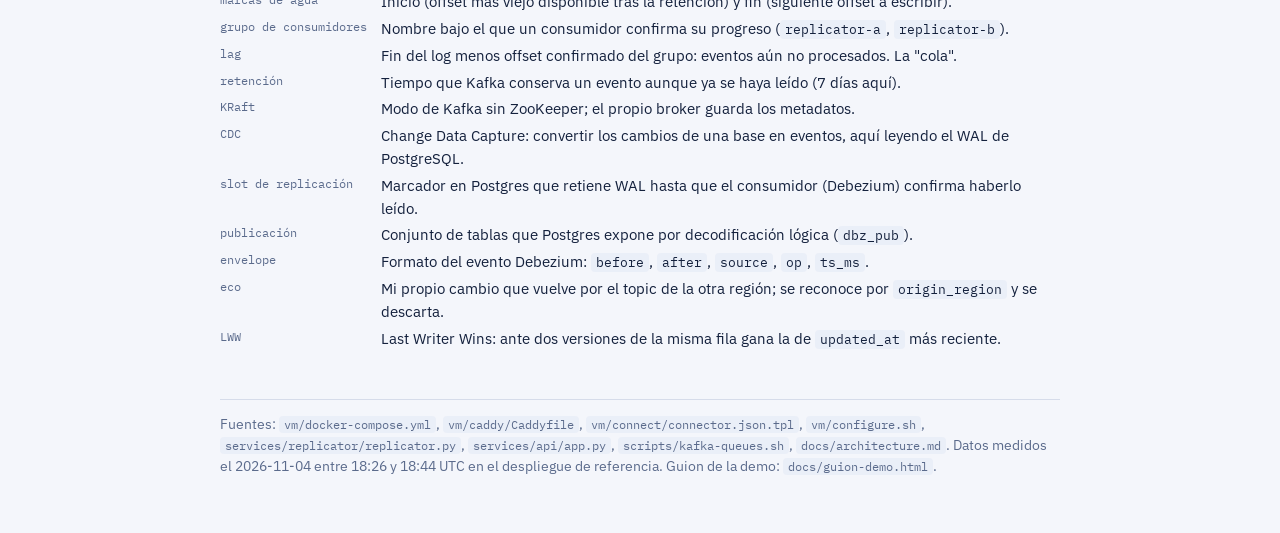
<file: docs/kafka-guia.html>
<!doctype html>
<html lang="es">
<head>
<meta charset="utf-8">
<meta name="viewport" content="width=device-width, initial-scale=1, viewport-fit=cover">
<title>Guía de Kafka Activo-Activo</title>
<meta name="claude:viewport-fit-sides" content="cover">
<link rel="stylesheet" href="https://fonts.googleapis.com/css2?family=Manrope:wght@600;800&family=IBM+Plex+Sans:wght@400;500;600&family=IBM+Plex+Mono:wght@400;500&display=swap">
<style>
/* Layout: una columna de lectura (84ch) como el guion; el diagrama y las tablas anchas se desplazan en horizontal dentro de su caja. */
:root {
  --bg: #f4f6fb; --surface: #ffffff; --surface-2: #eaeff8; --fg: #14213d; --muted: #5b6b8c; --line: #d6dcea;
  --accent: #1f6feb; --accent-soft: #e3edff; --ok: #15803d; --warn: #b45309; --crit: #b91c1c; --purple: #6d28d9;
  --display: "Manrope", "Segoe UI", Helvetica, Arial, sans-serif;
  --body: "IBM Plex Sans", "Segoe UI", Helvetica, Arial, sans-serif;
  --mono: "IBM Plex Mono", "SFMono-Regular", Menlo, Consolas, monospace;
}
@media (prefers-color-scheme: dark) {
  :root:not([data-theme="light"]) {
    --bg: #0b1626; --surface: #122c4d; --surface-2: #16233c; --fg: #e6edf7; --muted: #9fb0c9; --line: #2c5f9e;
    --accent: #4da3ff; --accent-soft: #163a66; --ok: #4ade80; --warn: #fbbf24; --crit: #f87171; --purple: #c084fc;
    color-scheme: dark;
  }
}
:root[data-theme="dark"] {
  --bg: #0b1626; --surface: #122c4d; --surface-2: #16233c; --fg: #e6edf7; --muted: #9fb0c9; --line: #2c5f9e;
  --accent: #4da3ff; --accent-soft: #163a66; --ok: #4ade80; --warn: #fbbf24; --crit: #f87171; --purple: #c084fc;
  color-scheme: dark;
}
* { box-sizing: border-box; }
html, body { margin: 0; }
body { background: var(--bg); color: var(--fg); font: 16px/1.55 var(--body); padding-block: 0 56px;
  padding-left: max(16px, env(safe-area-inset-left, 0px)); padding-right: max(16px, env(safe-area-inset-right, 0px)); }
main { max-width: 84ch; margin: 0 auto; }
h1, h2, h3 { font-family: var(--display); text-wrap: balance; margin: 0; }
h1 { font-size: clamp(1.7rem, 4vw, 2.4rem); font-weight: 800; line-height: 1.15; }
h2 { font-size: 1.35rem; font-weight: 800; margin-top: 2.6rem; margin-bottom: .6rem; padding-top: .4rem; }
h3 { font-size: 1.05rem; font-weight: 600; margin-top: 1.4rem; margin-bottom: .3rem; }
p { margin: .5rem 0; }
a { color: var(--accent); }
code { font-family: var(--mono); font-size: .88em; background: var(--surface-2); padding: 1px 5px; border-radius: 4px; }
pre code { background: none; padding: 0; font-size: inherit; }
.eyebrow { font-size: .74rem; letter-spacing: .08em; text-transform: uppercase; color: var(--muted); font-weight: 600; }
.hero { padding-block: 28px 18px; border-bottom: 1px solid var(--line); }
.hero p.lead { color: var(--muted); max-width: 66ch; }
.chips { display: flex; flex-wrap: wrap; gap: 8px; margin-top: 12px; }
.chip { font-size: .8rem; padding: 4px 10px; border-radius: 999px; border: 1px solid var(--line); background: var(--surface); color: var(--muted); }
.chip b { color: var(--fg); font-weight: 600; }
.toc { display: grid; grid-template-columns: repeat(auto-fit, minmax(170px, 1fr)); gap: 8px; margin-top: 14px; }
.toc a { display: block; text-decoration: none; color: inherit; background: var(--surface); border: 1px solid var(--line); border-radius: 10px; padding: 9px 12px; min-width: 0; font-size: .92rem; font-weight: 600; }
.toc a span { display: block; font-weight: 400; font-size: .8rem; color: var(--muted); }
.toc a:hover, .toc a:focus-visible { border-color: var(--accent); outline: none; }
.card { background: var(--surface); border: 1px solid var(--line); border-radius: 14px; padding: 16px 20px; margin-top: 14px; }
.callout { border-left: 3px solid var(--accent); background: var(--surface-2); border-radius: 10px; padding: 10px 14px; margin: 12px 0; font-size: .95rem; }
.callout.warn { border-left-color: var(--warn); }
.callout.ok { border-left-color: var(--ok); }
.grid { display: grid; grid-template-columns: repeat(auto-fit, minmax(260px, 1fr)); gap: 12px; margin-top: 12px; }
.grid > div { min-width: 0; }
.el { background: var(--surface); border: 1px solid var(--line); border-radius: 12px; padding: 12px 14px; }
.el h3 { margin-top: 0; font-size: .98rem; }
.el p { font-size: .92rem; margin: .3rem 0 0; }
.el .where { font-family: var(--mono); font-size: .74rem; color: var(--muted); margin-top: 6px; overflow-wrap: anywhere; }
table { width: 100%; border-collapse: collapse; font-size: .9rem; }
th, td { text-align: left; vertical-align: top; padding: 7px 9px; border-bottom: 1px solid var(--line); }
th { font-size: .76rem; letter-spacing: .06em; text-transform: uppercase; color: var(--muted); font-weight: 600; }
td code { white-space: nowrap; }
.tbl { overflow-x: auto; margin-top: 10px; border: 1px solid var(--line); border-radius: 10px; background: var(--surface); }
.tbl table { min-width: 560px; }
.num { font-variant-numeric: tabular-nums; font-family: var(--mono); font-size: .86em; }
.diagram { overflow-x: auto; background: var(--surface); border: 1px solid var(--line); border-radius: 14px; padding: 10px; margin-top: 12px; }
.diagram svg { display: block; min-width: 820px; width: 100%; height: auto; }
pre { position: relative; margin: 10px 0 0; background: var(--surface-2); border: 1px solid var(--line); border-radius: 10px; padding: 12px 86px 12px 14px; overflow-x: auto; font: .84rem/1.5 var(--mono); }
pre code { white-space: pre; }
pre .copy { position: absolute; top: 8px; right: 8px; font: 600 .74rem var(--body); padding: 4px 9px; border-radius: 6px; border: 1px solid var(--line); background: var(--surface); color: var(--accent); cursor: pointer; }
pre .copy:focus-visible { outline: 2px solid var(--accent); }
.out { border-left: 3px solid var(--ok); }
.out::before { content: "salida real · 2026-11-04"; display: block; font: 600 .7rem var(--body); letter-spacing: .06em; text-transform: uppercase; color: var(--ok); margin-bottom: 6px; }
.steps { margin: 8px 0 0; padding-left: 1.3rem; }
.steps li { margin-top: 6px; }
.steps li::marker { font-family: var(--mono); color: var(--accent); }
.kv { display: grid; grid-template-columns: max-content 1fr; gap: 4px 14px; font-size: .92rem; margin-top: 8px; }
.kv dt { font-family: var(--mono); font-size: .82em; color: var(--muted); }
.kv dd { margin: 0; min-width: 0; }
.timeline { list-style: none; margin: 10px 0 0; padding: 0; display: grid; gap: 6px; }
.timeline li { display: grid; grid-template-columns: 110px 1fr; gap: 12px; align-items: baseline; background: var(--surface); border: 1px solid var(--line); border-radius: 10px; padding: 8px 12px; }
.timeline .t { font-family: var(--mono); font-size: .8rem; color: var(--accent); font-variant-numeric: tabular-nums; }
.timeline .b { color: var(--purple); }
@media (max-width: 560px) { .timeline li { grid-template-columns: 1fr; gap: 2px; } .kv { grid-template-columns: 1fr; } }
footer { margin-top: 3rem; padding-top: 14px; border-top: 1px solid var(--line); color: var(--muted); font-size: .85rem; }
@media (prefers-reduced-motion: no-preference) { .toc a, pre .copy { transition: border-color .15s, background .15s; } }
</style>
</head>
<body>
<main>

<section class="hero">
  <div class="eyebrow">Demo activo-activo en Azure · Región A Central US · Región B Canada Central</div>
  <h1>Guía de Kafka Activo-Activo</h1>
  <p class="lead">Qué hace Apache Kafka en la demo, cómo está configurado en cada región, qué piezas logran la replicación bidireccional y cómo ver las "colas" (topics y rezago de consumidores) desde tu Mac, dentro de la VM o con una interfaz gráfica.</p>
  <div class="chips">
    <span class="chip"><b>apache/kafka 3.9.1</b> · KRaft, 1 nodo por región</span>
    <span class="chip"><b>Debezium 3.1.3</b> · Kafka Connect</span>
    <span class="chip"><b>1 topic de datos por región</b> · 1 partición · 7 días</span>
    <span class="chip"><b>Replicación pull</b> cruzada por peering</span>
    <span class="chip"><b>Kafbat UI 1.5.0</b> · consola en /kafka-ui/</span>
  </div>
  <nav class="toc" aria-label="Secciones">
    <a href="#colas">1 · Dónde están las colas<span>topics, offsets y lag</span></a>
    <a href="#config">2 · Configuración<span>broker, Connect, conector</span></a>
    <a href="#elementos">3 · Piezas del activo-activo<span>CDC, pull, anti-eco, LWW</span></a>
    <a href="#evento">4 · Un evento real<span>trazado de extremo a extremo</span></a>
    <a href="#comandos">5 · Guía de comandos<span>Mac, VM, Connect, Redis</span></a>
    <a href="#gui">6 · Interfaz gráfica<span>Kafbat UI por región, con contraseña</span></a>
    <a href="#caos">7 · Ver crecer una cola<span>escenarios de caos</span></a>
    <a href="#glosario">8 · Glosario<span>offset, marca de agua, slot…</span></a>
  </nav>
</section>

<h2 id="colas">1 · Dónde están las "colas"</h2>
<p>En Kafka no hay colas que se vacían: hay <b>topics</b>, que son registros (logs) sólo de escritura. Cada evento recibe un <b>offset</b> consecutivo y se queda en disco hasta que vence la retención (aquí 7 días). Cada consumidor recuerda hasta qué offset ha leído mediante un <b>grupo de consumidores</b>. La "cola pendiente" es la diferencia entre el fin del log y el offset confirmado por el grupo: el <b>LAG</b>.</p>
<p>En esta demo hay exactamente dos colas que importan, una por sentido de la replicación:</p>
<div class="tbl"><table>
  <thead><tr><th>Cola</th><th>Vive en</th><th>Quién escribe</th><th>Quién lee (grupo)</th><th>Medido hoy</th></tr></thead>
  <tbody>
    <tr><td><code>cdc.a.public.tickets</code></td><td>Kafka A (VM A, 10.10.1.10)</td><td>Debezium A, con cada INSERT/UPDATE en Postgres A</td><td>Replicator de B, grupo <code>replicator-b</code>, conectado desde 10.20.1.10</td><td class="num">fin 22 · confirmado 22 · LAG 0</td></tr>
    <tr><td><code>cdc.b.public.tickets</code></td><td>Kafka B (VM B, 10.20.1.10)</td><td>Debezium B, con cada INSERT/UPDATE en Postgres B</td><td>Replicator de A, grupo <code>replicator-a</code>, conectado desde 10.10.1.10</td><td class="num">fin 20 · confirmado 20 · LAG 0</td></tr>
  </tbody>
</table></div>
<div class="callout">Los offsets del grupo <code>replicator-b</code> se guardan en <b>Kafka A</b> (el Kafka del que lee). Por eso, si la región B se cae, la cola hacia B crece en el disco de A y se drena sola cuando B vuelve. El endpoint <code>/status</code> de cada API publica esa cifra como <code>kafka.outbound_pending</code> y <code>scripts/status.sh</code> la muestra como "pendientes para el par".</div>
<p>Los demás topics son internos y no hace falta mirarlos: <code>__consumer_offsets</code> (offsets de los grupos), <code>_connect_configs</code>, <code>_connect_offsets</code> y <code>_connect_status</code> (estado de Kafka Connect), <code>cdc.&lt;r&gt;.public.dbz_heartbeat</code> y <code>__debezium-heartbeat.cdc.&lt;r&gt;</code> (latido de Debezium cada 10 s, que mantiene el slot de Postgres avanzando aunque no haya tráfico).</p>

<h2 id="config">2 · Cómo está configurado Kafka</h2>
<p>Cada región tiene su <b>propio clúster Kafka de un nodo</b> (cluster id distinto, definido en <code>.env.deploy</code>). No es un clúster estirado entre regiones ni usa MirrorMaker: lo que cruza el peering es un consumidor normal, el Replicator, leyendo el Kafka de la otra región.</p>
<div class="diagram" role="img" aria-label="Flujo de replicación: Postgres, Debezium y Kafka de cada región; el Replicator de la otra región consume por el peering y aplica en su Postgres">
<svg viewBox="0 0 1020 400" xmlns="http://www.w3.org/2000/svg" font-family="IBM Plex Sans, Segoe UI, Helvetica, Arial, sans-serif">
  <defs>
    <marker id="ah" viewBox="0 0 10 10" refX="9" refY="5" markerWidth="7" markerHeight="7" orient="auto-start-reverse"><path d="M0,0 L10,5 L0,10 z" style="fill:var(--muted)"/></marker>
  </defs>
  <text x="250" y="26" text-anchor="middle" font-size="13" font-weight="600" style="fill:var(--fg)">Región A · Central US · VM 10.10.1.10</text>
  <text x="770" y="26" text-anchor="middle" font-size="13" font-weight="600" style="fill:var(--fg)">Región B · Canada Central · VM 10.20.1.10</text>
  <line x1="510" y1="38" x2="510" y2="392" stroke-dasharray="5 5" stroke-width="1.5" style="stroke:var(--line)"/>
  <text x="510" y="52" text-anchor="middle" font-size="10.5" style="fill:var(--muted)">peering global · NSG: 9092 sólo desde la VNet par</text>

  <text x="20" y="66" font-size="11" font-weight="600" style="fill:var(--muted)">A → B · un cambio hecho en A</text>
  <rect x="20" y="76" width="120" height="58" rx="8" style="fill:var(--surface);stroke:var(--line)"/>
  <text x="80" y="100" text-anchor="middle" font-size="12.5" font-weight="600" style="fill:var(--fg)">PostgreSQL A</text>
  <text x="80" y="118" text-anchor="middle" font-size="10.5" font-family="IBM Plex Mono, Menlo, monospace" style="fill:var(--muted)">slot dbz_a · dbz_pub</text>
  <line x1="140" y1="105" x2="173" y2="105" stroke-width="1.6" marker-end="url(#ah)" style="stroke:var(--muted)"/>
  <text x="157" y="97" text-anchor="middle" font-size="9.5" style="fill:var(--muted)">WAL</text>
  <rect x="175" y="76" width="120" height="58" rx="8" style="fill:var(--surface);stroke:var(--line)"/>
  <text x="235" y="100" text-anchor="middle" font-size="12.5" font-weight="600" style="fill:var(--fg)">Debezium A</text>
  <text x="235" y="118" text-anchor="middle" font-size="10.5" font-family="IBM Plex Mono, Menlo, monospace" style="fill:var(--muted)">pg-source-a</text>
  <line x1="295" y1="105" x2="328" y2="105" stroke-width="1.6" marker-end="url(#ah)" style="stroke:var(--muted)"/>
  <text x="312" y="97" text-anchor="middle" font-size="9.5" style="fill:var(--muted)">JSON</text>
  <rect x="330" y="76" width="150" height="58" rx="8" style="fill:var(--accent-soft);stroke:var(--accent)"/>
  <text x="405" y="100" text-anchor="middle" font-size="12.5" font-weight="600" style="fill:var(--fg)">Kafka A</text>
  <text x="405" y="118" text-anchor="middle" font-size="10.5" font-family="IBM Plex Mono, Menlo, monospace" style="fill:var(--muted)">cdc.a.public.tickets</text>
  <line x1="480" y1="105" x2="538" y2="105" stroke-width="2" marker-end="url(#ah)" style="stroke:var(--accent)"/>
  <text x="510" y="150" text-anchor="middle" font-size="10" style="fill:var(--accent)">pull · 10.10.1.10:9092</text>
  <text x="510" y="163" text-anchor="middle" font-size="10" style="fill:var(--accent)">offsets de replicator-b en Kafka A</text>
  <rect x="540" y="76" width="150" height="58" rx="8" style="fill:var(--surface-2);stroke:var(--purple)"/>
  <text x="615" y="100" text-anchor="middle" font-size="12.5" font-weight="600" style="fill:var(--fg)">Replicator B</text>
  <text x="615" y="118" text-anchor="middle" font-size="10.5" font-family="IBM Plex Mono, Menlo, monospace" style="fill:var(--muted)">grupo replicator-b</text>
  <line x1="690" y1="105" x2="878" y2="105" stroke-width="1.6" marker-end="url(#ah)" style="stroke:var(--muted)"/>
  <text x="784" y="97" text-anchor="middle" font-size="9.5" style="fill:var(--muted)">upsert LWW · anti-eco · invalida Redis</text>
  <rect x="880" y="76" width="120" height="58" rx="8" style="fill:var(--surface);stroke:var(--line)"/>
  <text x="940" y="100" text-anchor="middle" font-size="12.5" font-weight="600" style="fill:var(--fg)">PostgreSQL B</text>
  <text x="940" y="118" text-anchor="middle" font-size="10.5" font-family="IBM Plex Mono, Menlo, monospace" style="fill:var(--muted)">origin_region = a</text>

  <text x="1000" y="226" text-anchor="end" font-size="11" font-weight="600" style="fill:var(--muted)">B → A · un cambio hecho en B</text>
  <rect x="880" y="236" width="120" height="58" rx="8" style="fill:var(--surface);stroke:var(--line)"/>
  <text x="940" y="260" text-anchor="middle" font-size="12.5" font-weight="600" style="fill:var(--fg)">PostgreSQL B</text>
  <text x="940" y="278" text-anchor="middle" font-size="10.5" font-family="IBM Plex Mono, Menlo, monospace" style="fill:var(--muted)">slot dbz_b · dbz_pub</text>
  <line x1="880" y1="265" x2="847" y2="265" stroke-width="1.6" marker-end="url(#ah)" style="stroke:var(--muted)"/>
  <text x="863" y="257" text-anchor="middle" font-size="9.5" style="fill:var(--muted)">WAL</text>
  <rect x="725" y="236" width="120" height="58" rx="8" style="fill:var(--surface);stroke:var(--line)"/>
  <text x="785" y="260" text-anchor="middle" font-size="12.5" font-weight="600" style="fill:var(--fg)">Debezium B</text>
  <text x="785" y="278" text-anchor="middle" font-size="10.5" font-family="IBM Plex Mono, Menlo, monospace" style="fill:var(--muted)">pg-source-b</text>
  <line x1="725" y1="265" x2="692" y2="265" stroke-width="1.6" marker-end="url(#ah)" style="stroke:var(--muted)"/>
  <text x="708" y="257" text-anchor="middle" font-size="9.5" style="fill:var(--muted)">JSON</text>
  <rect x="540" y="236" width="150" height="58" rx="8" style="fill:var(--accent-soft);stroke:var(--accent)"/>
  <text x="615" y="260" text-anchor="middle" font-size="12.5" font-weight="600" style="fill:var(--fg)">Kafka B</text>
  <text x="615" y="278" text-anchor="middle" font-size="10.5" font-family="IBM Plex Mono, Menlo, monospace" style="fill:var(--muted)">cdc.b.public.tickets</text>
  <line x1="540" y1="265" x2="482" y2="265" stroke-width="2" marker-end="url(#ah)" style="stroke:var(--accent)"/>
  <text x="510" y="310" text-anchor="middle" font-size="10" style="fill:var(--accent)">pull · 10.20.1.10:9092</text>
  <text x="510" y="323" text-anchor="middle" font-size="10" style="fill:var(--accent)">offsets de replicator-a en Kafka B</text>
  <rect x="330" y="236" width="150" height="58" rx="8" style="fill:var(--surface-2);stroke:var(--purple)"/>
  <text x="405" y="260" text-anchor="middle" font-size="12.5" font-weight="600" style="fill:var(--fg)">Replicator A</text>
  <text x="405" y="278" text-anchor="middle" font-size="10.5" font-family="IBM Plex Mono, Menlo, monospace" style="fill:var(--muted)">grupo replicator-a</text>
  <line x1="330" y1="265" x2="142" y2="265" stroke-width="1.6" marker-end="url(#ah)" style="stroke:var(--muted)"/>
  <text x="236" y="257" text-anchor="middle" font-size="9.5" style="fill:var(--muted)">upsert LWW · anti-eco · invalida Redis</text>
  <rect x="20" y="236" width="120" height="58" rx="8" style="fill:var(--surface);stroke:var(--line)"/>
  <text x="80" y="260" text-anchor="middle" font-size="12.5" font-weight="600" style="fill:var(--fg)">PostgreSQL A</text>
  <text x="80" y="278" text-anchor="middle" font-size="10.5" font-family="IBM Plex Mono, Menlo, monospace" style="fill:var(--muted)">origin_region = b</text>

  <text x="20" y="352" font-size="10.5" style="fill:var(--muted)">Eco: la fila que escribe el Replicator B también la captura Debezium B y la publica en cdc.b.public.tickets con origin_region = a;</text>
  <text x="20" y="367" font-size="10.5" style="fill:var(--muted)">el Replicator A la lee y la descarta (contador "eco"). Lo mismo en sentido contrario. Nada se replica dos veces.</text>
  <text x="20" y="388" font-size="10.5" style="fill:var(--muted)">Dentro de la VM todo habla por la red de Docker (kafka:19092, connect:8083). Hacia afuera sólo se publica 9092 en la IP privada.</text>
</svg>
</div>

<h3>Broker (<code>vm/docker-compose.yml</code>, servicio <code>kafka</code>)</h3>
<div class="tbl"><table>
  <thead><tr><th>Parámetro</th><th>Valor</th><th>Por qué</th></tr></thead>
  <tbody>
    <tr><td>Imagen</td><td><code>apache/kafka:3.9.1</code></td><td>Imagen oficial con manifest arm64 (la VM es <code>Standard_B2ps_v2</code>, Arm64)</td></tr>
    <tr><td>Modo</td><td>KRaft, <code>KAFKA_PROCESS_ROLES=broker,controller</code>, nodo 1, quorum <code>1@kafka:9093</code></td><td>Sin ZooKeeper; un solo proceso por región</td></tr>
    <tr><td>Cluster id</td><td><code>KAFKA_CLUSTER_ID</code> distinto por región</td><td>Dos clústeres independientes, no uno estirado</td></tr>
    <tr><td>Listener INTERNAL</td><td><code>kafka:19092</code> (sólo red de Docker)</td><td>Lo usan la API (<code>/status</code>), Kafka Connect y los comandos de administración</td></tr>
    <tr><td>Listener EXTERNAL</td><td><code>&lt;IP privada&gt;:9092</code>, publicado como <code>${PRIVATE_IP}:9092:9092</code></td><td>Lo consume el Replicator de la otra región por el peering; nunca por la IP pública</td></tr>
    <tr><td>Listener CONTROLLER</td><td><code>9093</code></td><td>Quorum KRaft interno</td></tr>
    <tr><td>Seguridad</td><td>PLAINTEXT en los tres listeners</td><td>La protección es de red: IP privada, NSG (<code>AllowKafka-PeerVnet</code>, 9092 sólo desde 10.x.0.0/16 de la VNet par) y peering. En producción: TLS + SASL + ACLs</td></tr>
    <tr><td>Particiones / réplicas</td><td>1 partición, factor de réplica 1 (también para <code>__consumer_offsets</code>)</td><td>Un nodo; el orden total del topic es justamente lo que el Replicator necesita</td></tr>
    <tr><td>Retención</td><td>168 h en el broker y <code>retention.ms=604800000</code> en el topic</td><td>7 días de cola máxima si la otra región está caída</td></tr>
    <tr><td>Topics automáticos</td><td><code>KAFKA_AUTO_CREATE_TOPICS_ENABLE=true</code>; <code>configure.sh</code> crea <code>cdc.&lt;r&gt;.public.tickets</code> explícitamente</td><td>Los topics internos de Connect y los de heartbeat se crean solos</td></tr>
    <tr><td>Datos</td><td><code>/opt/aa/data/kafka</code> en el disco de la VM</td><td>La cola sobrevive a reinicios y a la desasignación nocturna</td></tr>
    <tr><td>Memoria</td><td><code>-Xms384m -Xmx512m</code></td><td>Cabe junto a Connect (768 MB), API, Redis y Caddy en 8 GiB</td></tr>
  </tbody>
</table></div>

<h3>Kafka Connect (servicio <code>connect</code>)</h3>
<div class="tbl"><table>
  <thead><tr><th>Parámetro</th><th>Valor</th><th>Por qué</th></tr></thead>
  <tbody>
    <tr><td>Imagen</td><td><code>quay.io/debezium/connect:3.1</code> (Debezium 3.1.3.Final sobre Kafka 3.9.0)</td><td>Trae el conector de PostgreSQL listo</td></tr>
    <tr><td>Worker</td><td><code>GROUP_ID=connect-&lt;r&gt;</code>, un solo worker, <code>BOOTSTRAP_SERVERS=kafka:19092</code></td><td>Modo distribuido con un nodo: la configuración vive en Kafka, no en archivos</td></tr>
    <tr><td>Topics internos</td><td><code>_connect_configs</code>, <code>_connect_offsets</code>, <code>_connect_status</code></td><td>En <code>_connect_offsets</code> va el LSN hasta el que Debezium ya publicó</td></tr>
    <tr><td>Formato</td><td>JSON sin esquema (<code>schemas.enable=false</code>) en clave y valor</td><td>Eventos legibles a simple vista; el Replicator los parsea con <code>json.loads</code></td></tr>
    <tr><td>REST</td><td><code>127.0.0.1:8083</code> de la VM</td><td>Sólo desde dentro de la VM (o desde la API por <code>connect:8083</code>)</td></tr>
  </tbody>
</table></div>

<h3>Conector Debezium <code>pg-source-&lt;r&gt;</code> (<code>vm/connect/connector.json.tpl</code>)</h3>
<div class="tbl"><table>
  <thead><tr><th>Parámetro</th><th>Valor</th><th>Por qué</th></tr></thead>
  <tbody>
    <tr><td>Clase / plugin</td><td><code>PostgresConnector</code>, <code>plugin.name=pgoutput</code></td><td>Decodificación lógica nativa de PostgreSQL; no requiere extensiones en Flexible Server</td></tr>
    <tr><td>Slot y publicación</td><td><code>slot.name=dbz_&lt;r&gt;</code>, <code>publication.name=dbz_pub</code>, <code>publication.autocreate.mode=disabled</code></td><td>La publicación la crea <code>db/schema.sql</code>; el slot es lo que retiene WAL si Debezium no lee</td></tr>
    <tr><td>Tablas</td><td><code>public.tickets</code>, <code>public.dbz_heartbeat</code></td><td>Sólo lo que se replica; la tabla tiene <code>REPLICA IDENTITY FULL</code> para que updates y borrados lleven la fila completa</td></tr>
    <tr><td>Nombre de topic</td><td><code>topic.prefix=cdc.&lt;r&gt;</code> → <code>cdc.&lt;r&gt;.public.tickets</code></td><td>Un espacio de nombres por región; el Replicator del par se suscribe por nombre</td></tr>
    <tr><td>Snapshot</td><td><code>snapshot.mode=initial</code></td><td>La primera vez publica las filas existentes (op <code>r</code>), luego sólo cambios</td></tr>
    <tr><td>Heartbeat</td><td>cada 10 s, con <code>heartbeat.action.query</code> (upsert en <code>dbz_heartbeat</code>)</td><td>Hace avanzar el slot aunque nadie escriba: evita WAL retenido en Postgres</td></tr>
    <tr><td>Borrados</td><td><code>tombstones.on.delete=false</code></td><td>La app usa borrado lógico (<code>deleted_at</code>), que viaja como un UPDATE normal</td></tr>
    <tr><td>Topics nuevos</td><td>1 partición, réplica 1, retención 7 días</td><td>Mismo criterio que el broker</td></tr>
  </tbody>
</table></div>

<h2 id="elementos">3 · Las piezas que logran el activo-activo</h2>
<p>Kafka solo transporta. El activo-activo lo consiguen estas decisiones, cada una visible en el código:</p>
<div class="grid">
  <div class="el"><h3>1 · Captura de cambios (CDC) con Debezium</h3><p>Cada INSERT y UPDATE confirmado en Postgres sale del WAL como un evento JSON con la fila antes y después. La aplicación no sabe que se replica.</p><div class="where">vm/connect/connector.json.tpl · db/schema.sql</div></div>
  <div class="el"><h3>2 · Un log por región, en disco</h3><p>El topic <code>cdc.&lt;r&gt;.public.tickets</code> vive en la VM de la región que escribe. Si la otra región está caída, los eventos esperan hasta 7 días.</p><div class="where">vm/docker-compose.yml · vm/configure.sh</div></div>
  <div class="el"><h3>3 · Replicación pull cruzada</h3><p>El Replicator de B consume el Kafka de A (no al revés). Los offsets del grupo <code>replicator-b</code> quedan en Kafka A, así que al volver B reanuda justo donde iba.</p><div class="where">services/replicator/replicator.py · PEER_KAFKA</div></div>
  <div class="el"><h3>4 · Anti-eco por <code>origin_region</code></h3><p>Cada fila lleva la región que hizo la última escritura. Si un evento trae mi propia región, es mi cambio dando la vuelta y se descarta (contador <code>echo</code>).</p><div class="where">replicator.py · apply()</div></div>
  <div class="el"><h3>5 · Última escritura gana (LWW)</h3><p>El upsert sólo aplica si <code>updated_at</code> (reloj del servidor Postgres) es más nuevo; en empate gana la región alfabéticamente menor. Lo descartado cuenta como <code>skipped_older</code>.</p><div class="where">replicator.py · UPSERT … WHERE EXCLUDED.updated_at &gt; tickets.updated_at</div></div>
  <div class="el"><h3>6 · Idempotencia de extremo a extremo</h3><p>El uuid lo genera el cliente, el PUT es idempotente y el offset se confirma <b>después</b> de aplicar: entrega al menos una vez + upsert idempotente = efectivamente una vez.</p><div class="where">app.py · upsert_ticket · replicator.py · consumer.commit</div></div>
  <div class="el"><h3>7 · Borrado lógico</h3><p><code>deleted_at</code> viaja como UPDATE y entra al LWW igual que cualquier cambio; un borrado y una edición concurrentes se resuelven por reloj.</p><div class="where">app.py · delete_ticket</div></div>
  <div class="el"><h3>8 · Latido de Debezium</h3><p>Sin tráfico, el slot de replicación retendría WAL sin límite (<code>max_slot_wal_keep_size</code> no es configurable en Flexible Server). El heartbeat cada 10 s lo mantiene al día.</p><div class="where">connector.json.tpl · heartbeat.action.query</div></div>
  <div class="el"><h3>9 · Caché y UI al día</h3><p>Al aplicar un cambio remoto, el Replicator borra la lista cacheada en Redis y publica un evento que la API reenvía por SSE al navegador.</p><div class="where">replicator.py · Stats.notify · app.py · /events</div></div>
  <div class="el"><h3>10 · Telemetría de la cola</h3><p><code>/status</code> calcula <code>outbound_pending</code> = fin del topic − offset confirmado por el grupo del par, y expone el estado del conector y los contadores del Replicator.</p><div class="where">app.py · check_kafka · repl_stats</div></div>
  <div class="el"><h3>11 · Red mínima</h3><p>Peering global entre VNets y una sola regla de entrada para 9092 desde la VNet par. Nada de Kafka sale a Internet.</p><div class="where">infra/modules/peering.bicep · scripts/fix-subnet-nsg.sh</div></div>
</div>
<div class="callout warn">Ventana RPO: lo que A escribió justo antes de caer y B no alcanzó a consumir llega cuando A vuelve (está en el disco de A). Y si una región estuviera caída más de 7 días, la retención borraría eventos no consumidos: en producción conviene subir la retención, usar compactación por clave (<code>id</code>) o ambas.</div>

<h2 id="evento">4 · Un evento real, de punta a punta</h2>
<p>Trazado de una solicitud creada en A el 2026-11-04 (horas en UTC; en CDMX son 6 h menos). Los tiempos salen de los propios eventos y de los contadores del Replicator.</p>
<ul class="timeline">
  <li><span class="t">18:36:07.709</span><span>La API de A inserta la fila (<code>updated_at</code>, folio <code>A-261104-94D2</code>, <code>origin_region = a</code>)</span></li>
  <li><span class="t">18:36:07.717</span><span>Debezium A ve el commit en el WAL (<code>source.ts_ms</code>)</span></li>
  <li><span class="t">18:36:07.894</span><span>Debezium A construye el evento (<code>ts_ms</code>, op <code>c</code>)</span></li>
  <li><span class="t">18:36:08.164</span><span>Kafka A lo guarda en <code>cdc.a.public.tickets</code>, offset 20 (<code>CreateTime</code>)</span></li>
  <li><span class="t b">18:36:08.186</span><span>El Replicator B lo lee por el peering y confirma el upsert en Postgres B (<code>source.ts_ms</code> del eco)</span></li>
  <li><span class="t b">18:36:08.190</span><span>Replicator B registra <code>applied</code> con <code>last_lag_ms = 295</code> (medido contra <code>ts_ms</code>)</span></li>
  <li><span class="t b">18:36:09.193</span><span>Debezium B publica la fila replicada en <code>cdc.b.public.tickets</code>, offset 20, con <code>origin_region = a</code>: el Replicator A la descarta (<code>echo</code>)</span></li>
</ul>
<h3>El evento tal como está en Kafka A</h3>
<p>Formato Debezium ("envelope"): <code>before</code> y <code>after</code> son la fila, <code>source</code> dice de dónde salió, <code>op</code> es <code>c</code> crear, <code>u</code> actualizar, <code>d</code> borrar o <code>r</code> snapshot. La clave del mensaje es <code>{"id": …}</code>, así que todos los cambios de una misma fila caen en la misma partición y en orden.</p>
<pre class="out"><code>CreateTime:1793817368164  {"id":"7c00e32d-3a51-4a2f-95d9-f3505bfef5d7"}
{
  "before": null,
  "after": {
    "id": "7c00e32d-3a51-4a2f-95d9-f3505bfef5d7", "folio": "A-261104-94D2",
    "titulo": "Prueba de replicación (guía Kafka)", "estado": "abierto", "prioridad": "baja",
    "origin_region": "a",
    "created_at": "2026-11-04T18:36:07.709234Z", "updated_at": "2026-11-04T18:36:07.709234Z",
    "version": 1, "deleted_at": null
  },
  "source": {
    "version": "3.1.3.Final", "connector": "postgresql", "name": "cdc.a", "ts_ms": 1793817367717,
    "snapshot": "false", "db": "appdb", "schema": "public", "table": "tickets",
    "txId": 20826, "lsn": 5771363440
  },
  "op": "c",
  "ts_ms": 1793817367894
}</code></pre>
<p>El borrado lógico de esa misma fila quedó en el offset 21 como op <code>u</code>: <code>before.deleted_at = null</code>, <code>after.deleted_at = "2026-11-04T18:40:47.449163Z"</code>, <code>version 2</code>. En B el contador del Replicator A cerró en <code>echo = 2</code>: los dos cambios dieron la vuelta y fueron descartados.</p>

<h2 id="comandos">5 · Guía de comandos para ver las colas</h2>
<p>De menos a más detalle. Todo corre desde la raíz del repo con la suscripción activa (<code>az account set -s "&lt;suscripción&gt;"</code>) y el ambiente encendido (<code>./scripts/start.sh</code>).</p>

<h3>5.1 · Desde tu Mac, sin entrar a la VM</h3>
<pre><code># Resumen de ambas regiones: fin del topic y "pendientes para el par" (= LAG), conector y Replicator
./scripts/status.sh

# La telemetría completa de una región (la misma que lee el Panel de resiliencia del SPA)
curl -s https://aa-xxxxxx-a.centralus.cloudapp.azure.com/status | jq '{kafka, replicator, connect}'
curl -s https://aa-xxxxxx-b.canadacentral.cloudapp.azure.com/status | jq '{kafka, replicator, connect}'

# Las dos bases son idénticas (conteo + hash de todas las filas)
./scripts/verify-sync.sh</code></pre>
<pre class="out"><code>[A] Región A · Central US · uptime 84s
   Kafka:    OK · topic cdc.a.public.tickets fin=20 · pendientes para el par=0
   Debezium: RUNNING
   Replicator: vivo · aplicados=0 eco=0 viejos=0 errores=0 lag=- ms · kafka par conectado=1
   Kafka del par alcanzable: true</code></pre>
<dl class="kv">
  <dt>kafka.topic_end</dt><dd>Siguiente offset a escribir en mi topic (fin del log).</dd>
  <dt>kafka.peer_group_committed</dt><dd>Último offset confirmado por el grupo del par (<code>replicator-b</code> en A). <code>null</code> si nunca ha consumido.</dd>
  <dt>kafka.outbound_pending</dt><dd>Eventos míos que el par aún no aplicó: la cola saliente.</dd>
  <dt>replicator.applied / echo / skipped_older / errors</dt><dd>Aplicados, descartados por eco, descartados por LWW y errores (el contador persiste en Redis hasta reiniciar la VM).</dd>
  <dt>replicator.last_lag_ms</dt><dd>Edad del último evento aplicado, medida contra el <code>ts_ms</code> de Debezium.</dd>
  <dt>replicator.peer_connected</dt><dd>1 si el Replicator alcanza el Kafka del par ahora mismo.</dd>
  <dt>postgres.slots[0].retained_bytes</dt><dd>WAL que el slot retiene; alto tras días con Debezium parado, baja a KiB al reanudar.</dd>
</dl>

<h3>5.2 · Una sola orden: <code>scripts/kafka-queues.sh</code></h3>
<p>Nuevo en el repo. Entra a la VM por <code>run-command</code> (sin SSH) y muestra topics, marcas de agua, lag del grupo del par, estado del conector, contadores del Replicator y, si pides N, los últimos N eventos. Tarda entre 30 y 60 s y su salida se corta a 4 KB (límite de Azure).</p>
<pre><code>./scripts/kafka-queues.sh A        # región A
./scripts/kafka-queues.sh B 3      # región B y los últimos 3 eventos de su topic</code></pre>
<pre class="out"><code>▸ [A] Kafka A · topic cdc.a.public.tickets · lo consume replicator-b desde la región B
## topics
__consumer_offsets
__debezium-heartbeat.cdc.a
_connect_configs
_connect_offsets
_connect_status
cdc.a.public.dbz_heartbeat
cdc.a.public.tickets
## marcas de agua de cdc.a.public.tickets (inicio = evento más viejo disponible · fin = siguiente offset a escribir)
   inicio=20 fin=22 (eventos retenidos: 2)
## grupo replicator-b (LAG = eventos que B aún no ha aplicado)
GROUP          TOPIC                 PARTITION  CURRENT-OFFSET  LOG-END-OFFSET  LAG  CONSUMER-ID                 HOST
replicator-b   cdc.a.public.tickets  0          22              22              0    replicator-b-bbb4fa5d-…     /10.20.1.10
## conector Debezium pg-source-a
{"name":"pg-source-a","connector":{"state":"RUNNING",…},"tasks":[{"id":0,"state":"RUNNING",…}],"type":"source"}
## replicator-a (contadores en Redis repl:stats)
peer_connected 1 · echo 2</code></pre>
<div class="callout">Fíjate en las marcas de agua: hoy el inicio era 20 y el fin 20 antes de la prueba. Los 20 eventos de octubre ya no existen: la retención de 7 días los borró. Es normal y no afecta la replicación porque el grupo ya los había consumido.</div>

<h3>5.3 · Comandos sueltos dentro de la VM</h3>
<p>Se envían con <code>run_on_vm</code> de <code>scripts/lib.sh</code> (es bash; desde zsh envuélvelo en <code>bash -c</code>). Dentro de la VM, Kafka corre en un contenedor y sus herramientas están en <code>/opt/kafka/bin</code>; el broker local responde en <code>localhost:19092</code>.</p>
<pre><code># Patrón general (sustituye el comando entre comillas)
bash -c '. scripts/lib.sh; run_on_vm A "cd /opt/aa &amp;&amp; docker compose exec -T kafka /opt/kafka/bin/kafka-topics.sh --bootstrap-server localhost:19092 --list"'</code></pre>
<p>Los siguientes se escriben ya dentro de la VM (en <code>/opt/aa</code>), con <code>K=&quot;docker compose exec -T kafka /opt/kafka/bin&quot;</code> y <code>B=&quot;--bootstrap-server localhost:19092&quot;</code> para abreviar:</p>
<pre><code># Topics: lista y detalle (particiones, réplicas, retención)
$K/kafka-topics.sh $B --list
$K/kafka-topics.sh $B --describe --topic cdc.a.public.tickets

# Marcas de agua: -2 = inicio (evento más viejo que queda), -1 = fin (siguiente offset)
$K/kafka-get-offsets.sh $B --topic cdc.a.public.tickets --time -2
$K/kafka-get-offsets.sh $B --topic cdc.a.public.tickets --time -1

# Grupos de consumidores: el LAG del grupo del par es la cola pendiente hacia esa región
$K/kafka-consumer-groups.sh $B --list
$K/kafka-consumer-groups.sh $B --describe --group replicator-b

# Leer eventos: SIEMPRE con --max-messages y --timeout-ms (si no, el comando no termina y run-command corta a 4 KB)
# el evento del offset 20
$K/kafka-console-consumer.sh $B --topic cdc.a.public.tickets --partition 0 --offset 20 --max-messages 1 --timeout-ms 20000 --property print.timestamp=true --property print.key=true
# los 5 más viejos que queden
$K/kafka-console-consumer.sh $B --topic cdc.a.public.tickets --from-beginning --max-messages 5 --timeout-ms 20000
# los últimos N: fin − N como --offset (si queda por debajo del inicio, usa el inicio)
# el último latido de Debezium (sólo ts_ms)
$K/kafka-console-consumer.sh $B --topic __debezium-heartbeat.cdc.a --partition 0 --offset -1 --max-messages 1 --timeout-ms 20000</code></pre>
<pre><code># Kafka Connect (REST en 127.0.0.1:8083 de la VM)
curl -s localhost:8083/connectors?expand=status | jq
curl -s localhost:8083/connectors/pg-source-a/status | jq
curl -s localhost:8083/connectors/pg-source-a/config | jq 'del(.["database.password"])'
curl -s -X POST "localhost:8083/connectors/pg-source-a/restart?includeTasks=true"   # si una tarea queda FAILED
curl -s -X PUT  localhost:8083/connectors/pg-source-a/pause                         # y /resume

# Replicator: contadores en Redis y bitácora
docker compose exec -T redis redis-cli hgetall repl:stats
docker compose logs --tail 20 --no-log-prefix replicator
docker compose logs --tail 20 --no-log-prefix connect | grep -iE 'error|warn'
docker compose logs --tail 20 --no-log-prefix kafka

# El slot de Postgres desde la VM (WAL retenido en bytes)
set -a; . ./.env; set +a; PGPASSWORD=$PG_PASSWORD psql -h $PG_HOST -U $PG_USER -d $PG_DB -At \
  -c "SELECT slot_name, active, pg_wal_lsn_diff(pg_current_wal_lsn(), confirmed_flush_lsn) FROM pg_replication_slots;"</code></pre>
<div class="callout warn">Lo que no conviene hacer en la demo: <code>--delete</code> de topics o <code>--reset-offsets</code> del grupo <code>replicator-*</code>. Borrar el topic o retroceder el offset hace que el Replicator vuelva a aplicar eventos (inofensivo por el LWW, pero confuso), y adelantarlo pierde cambios. Tampoco borres el slot <code>dbz_&lt;r&gt;</code> en Postgres: Debezium tendría que hacer un snapshot nuevo.</div>

<h2 id="gui">6 · La interfaz gráfica: Kafbat UI</h2>
<p><b>Sí, desde el 2026-11-04.</b> Cada región publica <b>Kafbat UI</b> (continuación de Provectus kafka-ui; versión 1.5.0, imagen <code>ghcr.io/kafbat/kafka-ui</code> con manifest arm64) en <code>https://&lt;región&gt;/kafka-ui/</code>, detrás de Caddy, con usuario y contraseña. Corre en la misma VM (costo 0, heap limitado a 400 MB) y en <b>modo solo lectura</b>: se ven brokers, topics, mensajes, grupos y conectores, pero no se pueden borrar topics, producir mensajes ni mover offsets (justo lo que la sección 5 pide no hacer en la demo). Hacia Internet siguen abiertos sólo 443 y 80, y 9092 sólo hacia la VNet par. El Panel de resiliencia del SPA y <code>scripts/status.sh</code> siguen siendo la vista rápida.</p>
<div class="tbl"><table>
  <thead><tr><th>Región</th><th>URL</th><th>Usuario</th><th>Contraseña</th></tr></thead>
  <tbody>
    <tr><td>A · Central US</td><td><code>https://aa-xxxxxx-a.centralus.cloudapp.azure.com/kafka-ui/</code></td><td><code>demo</code></td><td rowspan="2"><code>cat .secrets/kafka_ui_password</code><br>(la genera <code>push-bundle.sh</code>; ignorada por git)</td></tr>
    <tr><td>B · Canada Central</td><td><code>https://aa-xxxxxx-b.canadacentral.cloudapp.azure.com/kafka-ui/</code></td><td><code>demo</code></td></tr>
  </tbody>
</table></div>
<h3>Qué enseñar en la demo (región A)</h3>
<ol class="steps">
  <li><b>Brokers</b>: el único nodo KRaft de la región (id 1), con sus particiones y el tamaño de sus segmentos.</li>
  <li><b>Topics → <code>cdc.a.public.tickets</code> → Messages</b>: cada evento Debezium con su JSON (<code>before</code>, <code>after</code>, <code>op</code>, <code>ts_ms</code>); en Overview, las marcas de agua y la retención de 7 días.</li>
  <li><b>Consumers → <code>replicator-b</code></b>: el offset confirmado por B y el lag, que es la cola hacia B. Con B caída (sección 7) el lag sube y el grupo aparece sin miembros; al volver B, baja a 0.</li>
  <li><b>Kafka Connect → <code>connect-a</code> → <code>pg-source-a</code></b>: el conector Debezium en <code>RUNNING</code>, su tarea y su configuración (slot <code>dbz_a</code>, publicación <code>dbz_pub</code>).</li>
</ol>
<p>En B es lo mismo con <code>cdc.b.public.tickets</code>, <code>replicator-a</code> y <code>pg-source-b</code>.</p>
<h3>Cómo está hecho</h3>
<p>Un servicio más en <code>vm/docker-compose.yml</code> y una ruta en <code>vm/caddy/Caddyfile</code> con <code>basic_auth</code>, colocada antes del <code>handle</code> que hace proxy a la API. El usuario (<code>KAFKA_UI_USER</code>) y el modo solo lectura (<code>KAFKA_UI_READONLY</code>) se fijan en <code>deploy.env</code>. La contraseña la crea <code>scripts/push-bundle.sh</code> (función <code>ensure_kafka_ui_secret</code> de <code>scripts/lib.sh</code>) en <code>.secrets/kafka_ui_password</code>, calcula su hash bcrypt (<code>caddy hash-password</code> en Docker o, si no hay Docker local, <code>htpasswd -B</code>) y lo envía en el <code>.env</code> de la VM como <code>KAFKA_UI_HASH</code>; Caddy lo lee con el placeholder <code>{$KAFKA_UI_HASH}</code>. Ningún secreto queda en git.</p>
<pre><code>  # vm/docker-compose.yml
  kafka-ui:
    image: ghcr.io/kafbat/kafka-ui:v1.5.0
    restart: always
    depends_on: [kafka, connect]
    environment:
      KAFKA_CLUSTERS_0_NAME: region-${REGION}
      KAFKA_CLUSTERS_0_BOOTSTRAPSERVERS: kafka:19092
      KAFKA_CLUSTERS_0_KAFKACONNECT_0_NAME: connect-${REGION}
      KAFKA_CLUSTERS_0_KAFKACONNECT_0_ADDRESS: http://connect:8083
      KAFKA_CLUSTERS_0_READONLY: ${KAFKA_UI_READONLY:-true}
      SERVER_SERVLET_CONTEXT_PATH: /kafka-ui
      DYNAMIC_CONFIG_ENABLED: "false"
      JAVA_OPTS: "-Xms128m -Xmx400m"</code></pre>
<pre><code>	# vm/caddy/Caddyfile, antes del handle de la API
	redir /kafka-ui /kafka-ui/ 301
	handle /kafka-ui/* {
		basic_auth {
			{$KAFKA_UI_USER} {$KAFKA_UI_HASH}
		}
		reverse_proxy kafka-ui:8080
	}</code></pre>
<dl class="kv">
  <dt>cambiar la contraseña</dt><dd>Borra (o edita) <code>.secrets/kafka_ui_password</code> y reenvía el bundle: <code>./scripts/push-bundle.sh A</code> y <code>B</code>. Recalcula el hash y recrea Caddy, sin tocar Kafka.</dd>
  <dt>permitir escritura</dt><dd><code>KAFKA_UI_READONLY=false</code> en <code>deploy.env</code> y reenviar el bundle. Sólo si de verdad quieres reiniciar conectores o producir mensajes desde la consola.</dd>
  <dt>apagarla</dt><dd>Quita el servicio <code>kafka-ui</code> del compose y el bloque de Caddy, y reenvía el bundle (<code>--remove-orphans</code> retira el contenedor).</dd>
  <dt>memoria</dt><dd>Medido el 2026-11-04 en la VM A tras arrancarla: <span class="num">333 MiB</span> residentes para <code>kafka-ui</code> (JVM con heap máximo de 400 MB), frente a <span class="num">671 MiB</span> de Kafka y <span class="num">509 MiB</span> de Connect; la VM de 8 GiB quedó con <span class="num">5,6 GiB</span> disponibles.</dd>
</dl>
<div class="callout warn">Una consola de Kafka deja leer todos los mensajes del topic (los datos de las solicitudes). Por eso va sólo por HTTPS, con contraseña generada y en modo solo lectura. No pongas la contraseña en el guion ni en capturas de pantalla.</div>
<h3>Alternativas consideradas</h3>
<p>Otras consolas que también corren en arm64, por si Kafbat UI no conviene:</p>
<div class="tbl"><table>
  <thead><tr><th>Herramienta</th><th>Imagen</th><th>Qué muestra</th><th>Notas</th></tr></thead>
  <tbody>
    <tr><td><b>AKHQ</b></td><td><code>tchiotludo/akhq</code> (amd64, arm64)</td><td>Topics, mensajes, grupos, Connect, esquemas</td><td>Configuración por archivo YAML; también JVM</td></tr>
    <tr><td><b>Redpanda Console</b></td><td><code>docker.redpanda.com/redpandadata/console</code></td><td>Topics, mensajes, grupos, Connect</td><td>Go, ligera; comprobar manifest arm64 antes de usarla</td></tr>
  </tbody>
</table></div>

<h2 id="caos">7 · Ver crecer una cola (escenarios de caos)</h2>
<p>La cola es invisible cuando todo va bien (LAG 0). Para enseñarla, tira una región y escribe en la otra:</p>
<ol class="steps">
  <li><code>./scripts/chaos.sh stop-vm B</code> (unos 35 s). El SPA conmuta a A sin que el usuario lo note.</li>
  <li>Crea solicitudes en A: <code>./scripts/seed.sh A 3</code> o desde el SPA.</li>
  <li>Mira la cola: <code>./scripts/status.sh</code> muestra en A "pendientes para el par=3"; <code>./scripts/kafka-queues.sh A</code> muestra el grupo <code>replicator-b</code> con <code>LAG 3</code> y sin CONSUMER-ID (B no está conectado).</li>
  <li><code>./scripts/chaos.sh start-vm B</code> (unos 75 s). El Replicator B reanuda desde su offset en Kafka A y drena la cola; <code>applied</code> sube a 3 y el LAG vuelve a 0.</li>
  <li><code>./scripts/verify-sync.sh</code>: las dos bases son idénticas.</li>
</ol>
<p>Variantes: <code>chaos.sh partition</code> corta el 9092 entre VNets (cada región sigue escribiendo y las dos colas crecen; <code>chaos.sh heal</code> las drena y el LWW resuelve los conflictos); <code>chaos.sh stop-db B</code> tira sólo Postgres B (el Replicator B reintenta la conexión cada 5 s y no confirma offsets hasta aplicar: nada se pierde).</p>

<h2 id="glosario">8 · Glosario</h2>
<dl class="kv">
  <dt>topic</dt><dd>Registro ordenado y sólo de escritura donde se guardan eventos; aquí uno de datos por región.</dd>
  <dt>partición</dt><dd>Fragmento de un topic con orden garantizado. Con una sola partición, el orden es total.</dd>
  <dt>offset</dt><dd>Número consecutivo de cada evento en una partición. Empieza en 0 y nunca se reutiliza.</dd>
  <dt>marcas de agua</dt><dd>Inicio (offset más viejo disponible tras la retención) y fin (siguiente offset a escribir).</dd>
  <dt>grupo de consumidores</dt><dd>Nombre bajo el que un consumidor confirma su progreso (<code>replicator-a</code>, <code>replicator-b</code>).</dd>
  <dt>lag</dt><dd>Fin del log menos offset confirmado del grupo: eventos aún no procesados. La "cola".</dd>
  <dt>retención</dt><dd>Tiempo que Kafka conserva un evento aunque ya se haya leído (7 días aquí).</dd>
  <dt>KRaft</dt><dd>Modo de Kafka sin ZooKeeper; el propio broker guarda los metadatos.</dd>
  <dt>CDC</dt><dd>Change Data Capture: convertir los cambios de una base en eventos, aquí leyendo el WAL de PostgreSQL.</dd>
  <dt>slot de replicación</dt><dd>Marcador en Postgres que retiene WAL hasta que el consumidor (Debezium) confirma haberlo leído.</dd>
  <dt>publicación</dt><dd>Conjunto de tablas que Postgres expone por decodificación lógica (<code>dbz_pub</code>).</dd>
  <dt>envelope</dt><dd>Formato del evento Debezium: <code>before</code>, <code>after</code>, <code>source</code>, <code>op</code>, <code>ts_ms</code>.</dd>
  <dt>eco</dt><dd>Mi propio cambio que vuelve por el topic de la otra región; se reconoce por <code>origin_region</code> y se descarta.</dd>
  <dt>LWW</dt><dd>Last Writer Wins: ante dos versiones de la misma fila gana la de <code>updated_at</code> más reciente.</dd>
</dl>

<footer>
  Fuentes: <code>vm/docker-compose.yml</code>, <code>vm/caddy/Caddyfile</code>, <code>vm/connect/connector.json.tpl</code>, <code>vm/configure.sh</code>, <code>services/replicator/replicator.py</code>, <code>services/api/app.py</code>, <code>scripts/kafka-queues.sh</code>, <code>docs/architecture.md</code>. Datos medidos el 2026-11-04 entre 18:26 y 18:44 UTC en el despliegue de referencia. Guion de la demo: <code>docs/guion-demo.html</code>.
</footer>
</main>
<script>
document.querySelectorAll('pre').forEach(function (pre) {
  var b = document.createElement('button'); b.type = 'button'; b.className = 'copy'; b.textContent = 'Copiar';
  b.addEventListener('click', function () {
    var code = pre.querySelector('code'); var t = code ? code.innerText : pre.innerText;
    var done = function (msg) { b.textContent = msg; setTimeout(function () { b.textContent = 'Copiar'; }, 1800); };
    var fallback = function () {
      try { var r = document.createRange(); r.selectNodeContents(code || pre); var s = window.getSelection(); s.removeAllRanges(); s.addRange(r); done('Selecciona y copia'); } catch (e) { done('No se pudo'); }
    };
    if (navigator.clipboard && navigator.clipboard.writeText) { navigator.clipboard.writeText(t).then(function () { done('Copiado'); }, fallback); } else { fallback(); }
  });
  pre.appendChild(b);
});
</script>
</body>
</html>
</file>
